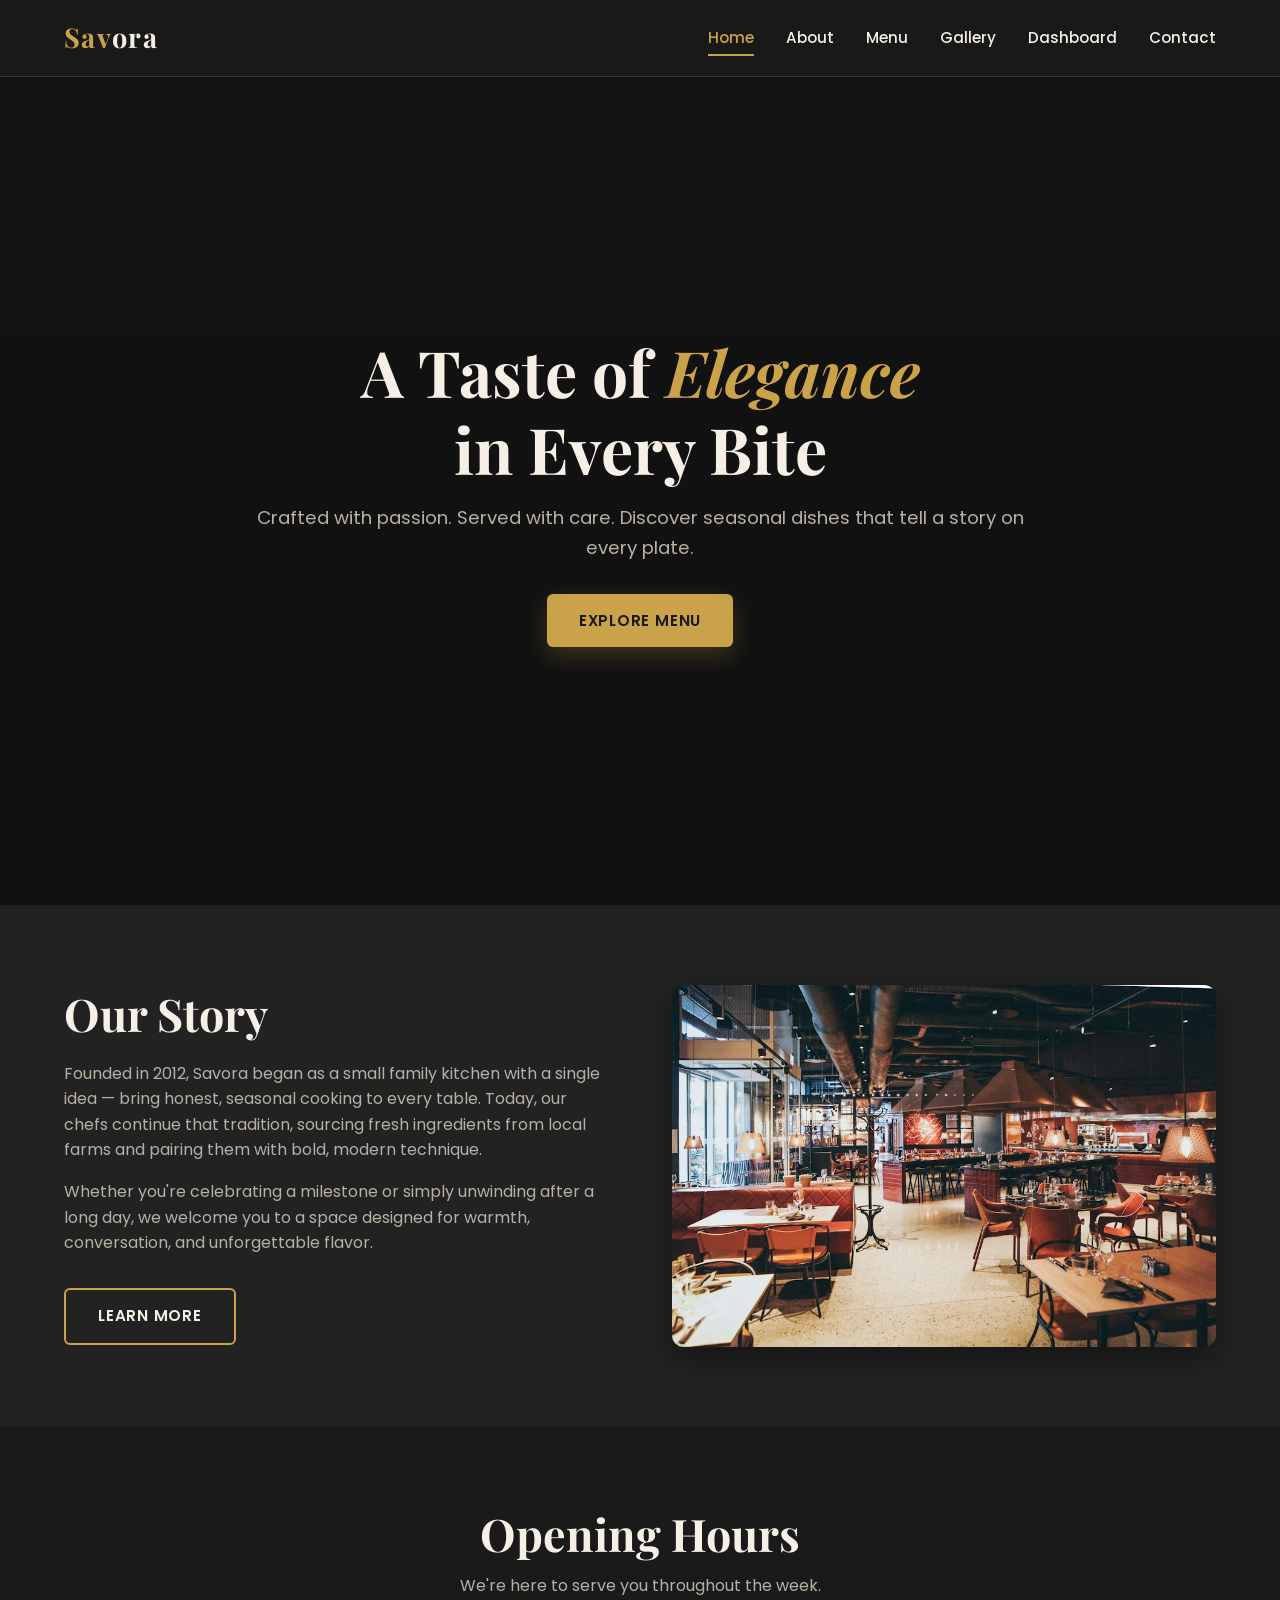
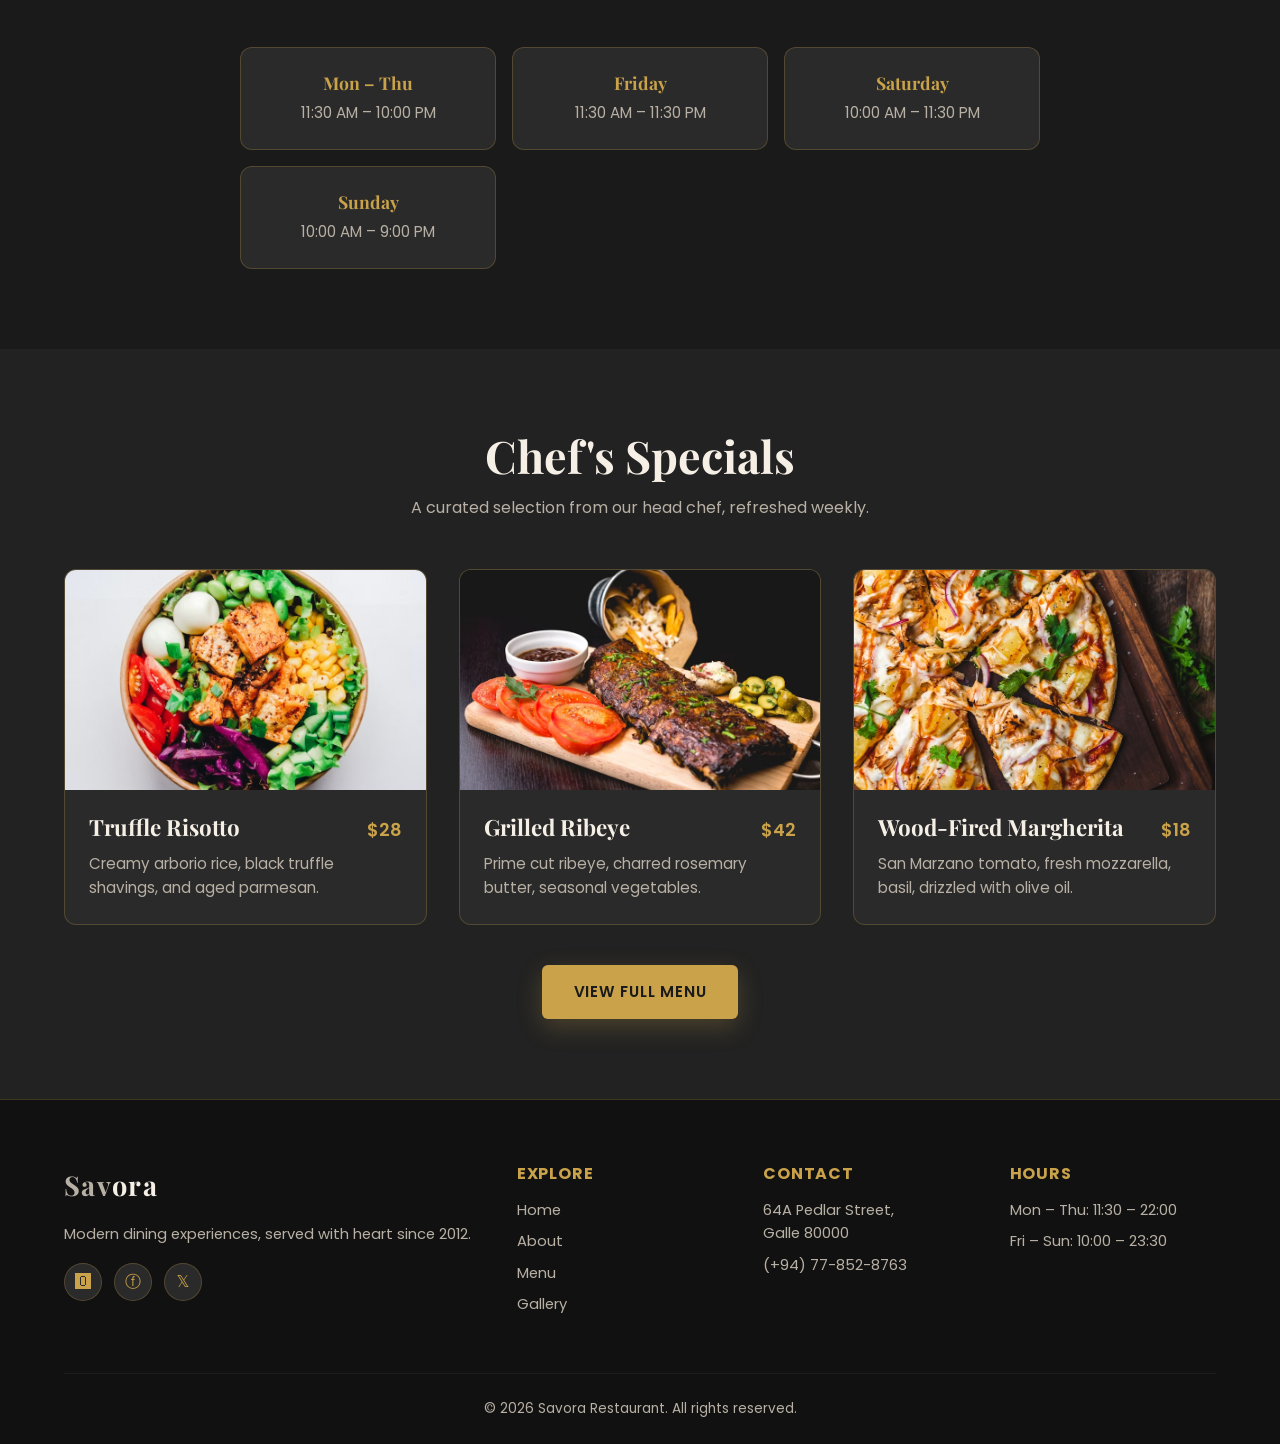
<file: index.html>
<!DOCTYPE html>
<html lang="en">
<head>
  <meta charset="UTF-8" />
  <meta name="viewport" content="width=device-width, initial-scale=1.0" />
  <title>Savora — Modern Fine Dining Restaurant</title>
  <meta name="description" content="Savora is a modern fine-dining restaurant serving seasonal, chef-crafted dishes in an elegant atmosphere." />
  <link rel="preconnect" href="https://fonts.googleapis.com" />
  <link rel="preconnect" href="https://fonts.gstatic.com" crossorigin />
  <link href="https://fonts.googleapis.com/css2?family=Playfair+Display:wght@600;700&family=Poppins:wght@300;400;500;600&display=swap" rel="stylesheet" />
  <link rel="stylesheet" href="style.css" />
</head>
<body>

  <!-- Navigation -->
  <header class="navbar">
    <nav class="nav-container">
      <a href="index.html" class="logo">Sav<span>ora</span></a>
      <ul class="nav-links">
        <li><a href="index.html">Home</a></li>
        <li><a href="about.html">About</a></li>
        <li><a href="menu.html">Menu</a></li>
        <li><a href="gallery.html">Gallery</a></li>
        <li><a href="dashboard.html">Dashboard</a></li>
        <li><a href="contact.html">Contact</a></li>
      </ul>
      <button class="menu-toggle" aria-label="Toggle navigation">
        <span></span><span></span><span></span>
      </button>
    </nav>
  </header>

  <!-- Hero -->
  <section class="hero">
    <div class="hero-content fade-in">
       <video autoplay muted loop playsinline class="bg-video">
            <source src="./images/293765.mp4" type="video/mp4">
        </video>

      <h1>A Taste of <span>Elegance</span><br />in Every Bite</h1>
      <p>Crafted with passion. Served with care. Discover seasonal dishes that tell a story on every plate.</p>
      <a href="menu.html" class="btn btn-primary">Explore Menu</a>
    </div>
  </section>

  <!-- Our Story -->
  <section class="story">
    <div class="container">
      <div class="story-grid">
        <div class="story-text fade-in">
          <h2>Our Story</h2>
          <p>Founded in 2012, Savora began as a small family kitchen with a single idea — bring honest, seasonal cooking to every table. Today, our chefs continue that tradition, sourcing fresh ingredients from local farms and pairing them with bold, modern technique.</p>
          <p>Whether you're celebrating a milestone or simply unwinding after a long day, we welcome you to a space designed for warmth, conversation, and unforgettable flavor.</p>
          <a href="about.html" class="btn btn-outline" style="margin-top:1rem;">Learn More</a>
        </div>
        <div class="story-image fade-in">
          <img src="./images/hero1.avif" alt="Cozy restaurant interior" />
        </div>
      </div>
    </div>
  </section>

  <!-- Opening Hours -->
  <section style="background:var(--color-bg);">
    <div class="container">
      <h2 class="section-title">Opening Hours</h2>
      <p class="section-subtitle">We're here to serve you throughout the week.</p>
      <div class="hours-grid fade-in">
        <div class="hour-card"><h4>Mon – Thu</h4><p>11:30 AM – 10:00 PM</p></div>
        <div class="hour-card"><h4>Friday</h4><p>11:30 AM – 11:30 PM</p></div>
        <div class="hour-card"><h4>Saturday</h4><p>10:00 AM – 11:30 PM</p></div>
        <div class="hour-card"><h4>Sunday</h4><p>10:00 AM – 9:00 PM</p></div>
      </div>
    </div>
  </section>

  <!-- Chef's Specials -->
  <section style="background:var(--color-bg-alt);">
    <div class="container">
      <h2 class="section-title">Chef's Specials</h2>
      <p class="section-subtitle">A curated selection from our head chef, refreshed weekly.</p>
      <div class="specials-grid">
        <article class="dish-card fade-in">
          <img src="./images/img2.avif" alt="Truffle Risotto" />
          <div class="dish-info">
            <div class="dish-header"><h3>Truffle Risotto</h3><span class="dish-price">$28</span></div>
            <p>Creamy arborio rice, black truffle shavings, and aged parmesan.</p>
          </div>
        </article>
        <article class="dish-card fade-in">
          <img src="./images/img3.avif" alt="Grilled Ribeye" />
          <div class="dish-info">
            <div class="dish-header"><h3>Grilled Ribeye</h3><span class="dish-price">$42</span></div>
            <p>Prime cut ribeye, charred rosemary butter, seasonal vegetables.</p>
          </div>
        </article>
        <article class="dish-card fade-in">
          <img src="./images/img4.avif" alt="Margherita Pizza" />
          <div class="dish-info">
            <div class="dish-header"><h3>Wood-Fired Margherita</h3><span class="dish-price">$18</span></div>
            <p>San Marzano tomato, fresh mozzarella, basil, drizzled with olive oil.</p>
          </div>
        </article>
      </div>
      <div style="text-align:center; margin-top:2.5rem;">
        <a href="menu.html" class="btn btn-primary">View Full Menu</a>
      </div>
    </div>
  </section>

  <!-- Footer -->
  <footer class="footer">
    <div class="container">
      <div class="footer-grid">
        <div class="footer-col footer-brand">
          <a href="index.html" class="logo">Sav<span>ora</span></a>
          <p>Modern dining experiences, served with heart since 2012.</p>
          <div class="socials">
            <a href="#" aria-label="Instagram">🅾</a>
            <a href="#" aria-label="Facebook">ⓕ</a>
            <a href="#" aria-label="Twitter">𝕏</a>
          </div>
        </div>
        <div class="footer-col">
          <h4>Explore</h4>
          <ul>
            <li><a href="index.html">Home</a></li>
            <li><a href="about.html">About</a></li>
            <li><a href="menu.html">Menu</a></li>
            <li><a href="gallery.html">Gallery</a></li>
          </ul>
        </div>
        <div class="footer-col">
          <h4>Contact</h4>
          <p>64A Pedlar Street,<br />Galle 80000</p>
          <p>(+94) 77-852-8763</p>
        </div>
        <div class="footer-col">
          <h4>Hours</h4>
          <p>Mon – Thu: 11:30 – 22:00</p>
          <p>Fri – Sun: 10:00 – 23:30</p>
        </div>
      </div>
      <div class="footer-bottom">© 2026 Savora Restaurant. All rights reserved.</div>
    </div>
  </footer>

  <script src="script.js"></script>
</body>
</html>
</file>
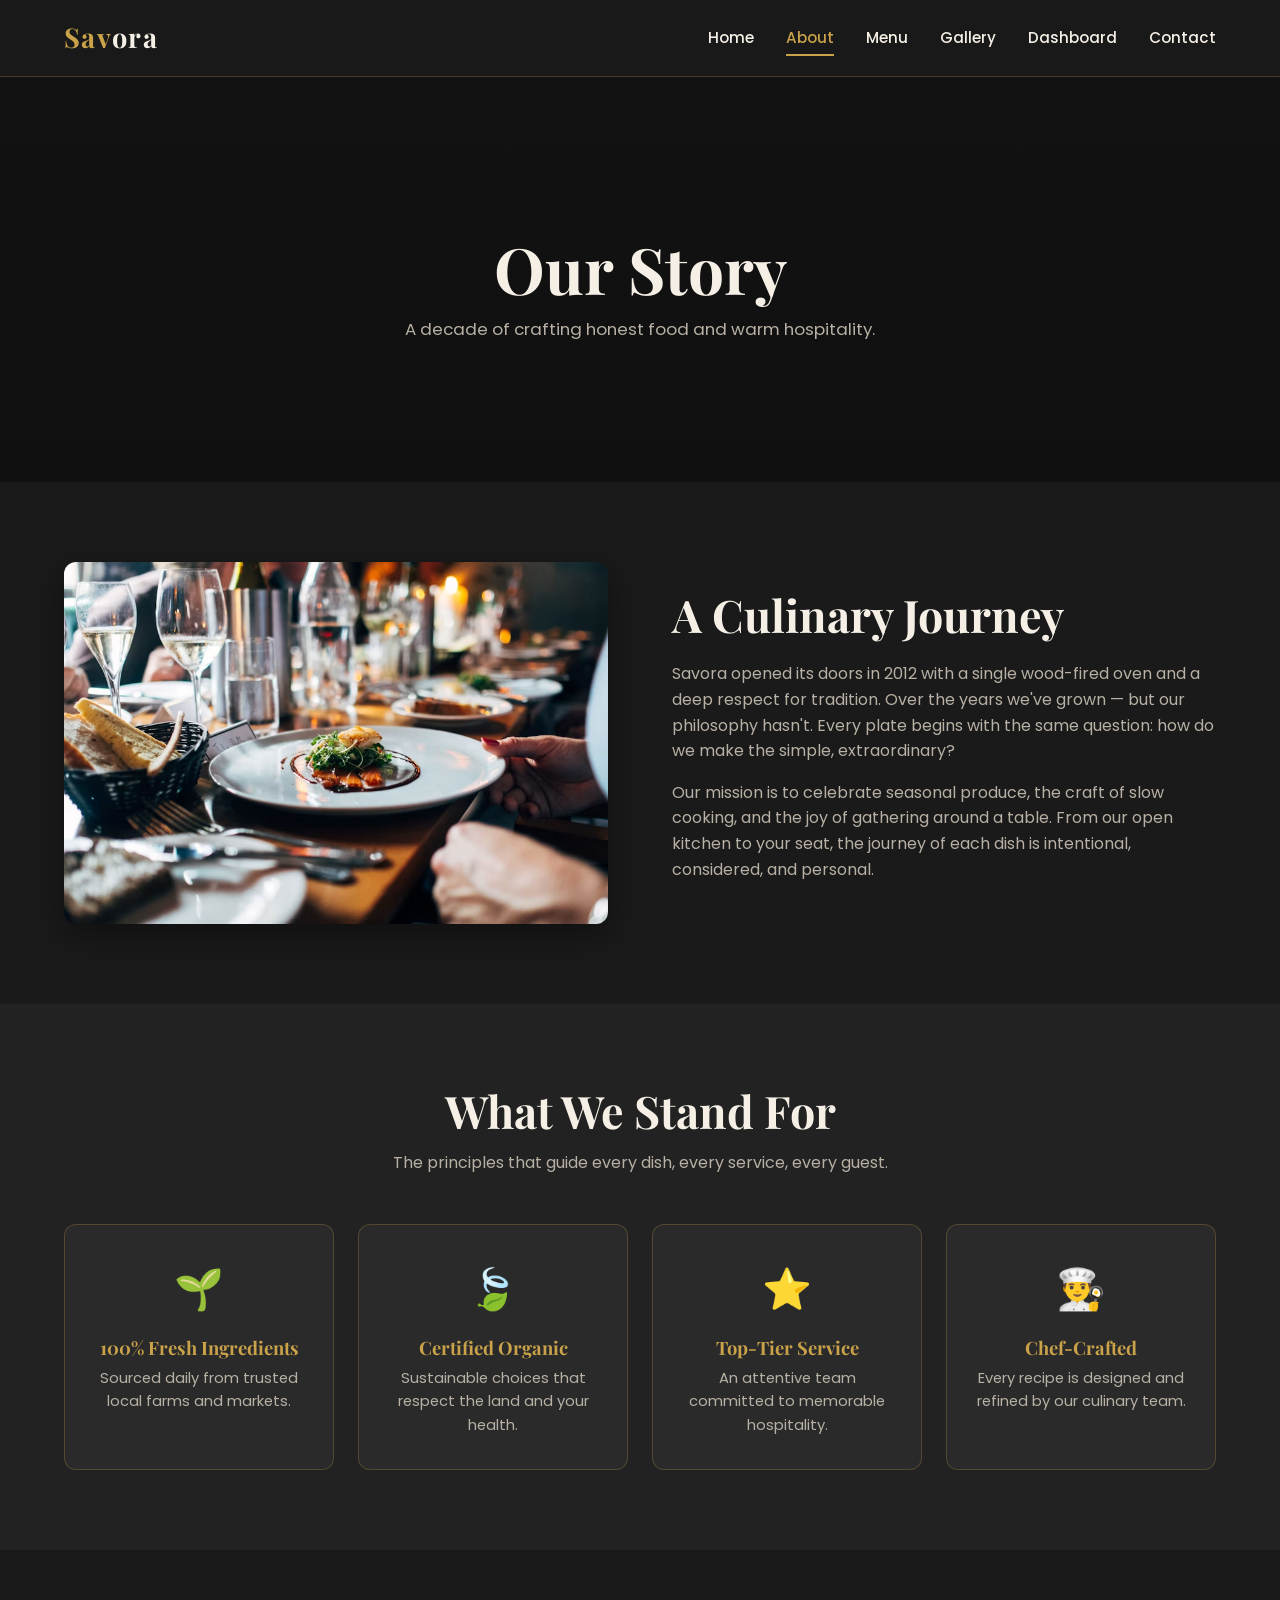
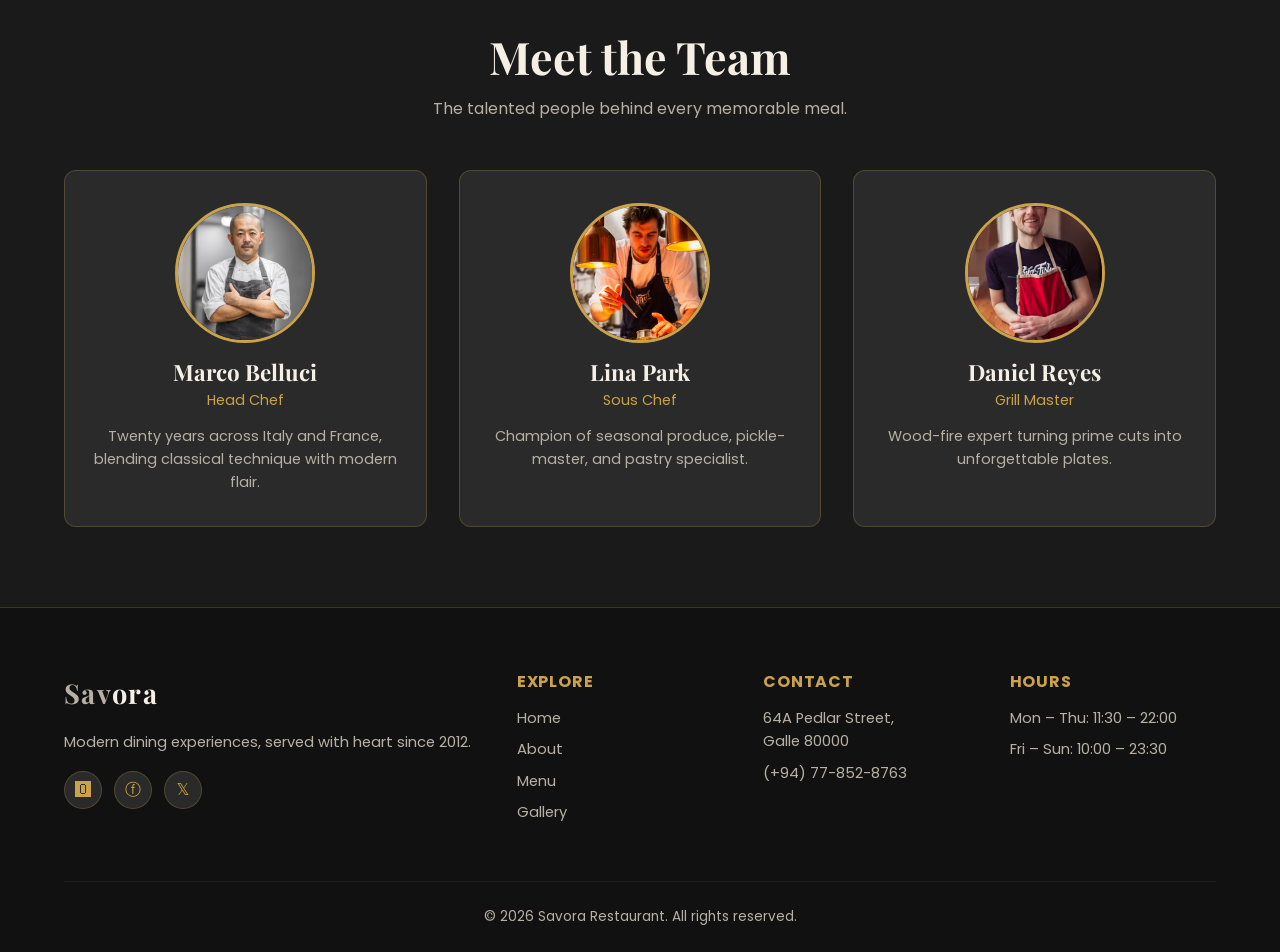
<file: about.html>
<!DOCTYPE html>
<html lang="en">
<head>
  <meta charset="UTF-8" />
  <meta name="viewport" content="width=device-width, initial-scale=1.0" />
  <title>About — Savora Restaurant</title>
  <meta name="description" content="Meet the chefs and learn the story behind Savora — our culinary journey, mission, and values." />
  <link rel="preconnect" href="https://fonts.googleapis.com" />
  <link rel="preconnect" href="https://fonts.gstatic.com" crossorigin />
  <link href="https://fonts.googleapis.com/css2?family=Playfair+Display:wght@600;700&family=Poppins:wght@300;400;500;600&display=swap" rel="stylesheet" />
  <link rel="stylesheet" href="style.css" />
</head>
<body>

  <header class="navbar">
    <nav class="nav-container">
      <a href="index.html" class="logo">Sav<span>ora</span></a>
      <ul class="nav-links">
        <li><a href="index.html">Home</a></li>
        <li><a href="about.html">About</a></li>
        <li><a href="menu.html">Menu</a></li>
        <li><a href="gallery.html">Gallery</a></li>
        <li><a href="dashboard.html">Dashboard</a></li>
        <li><a href="contact.html">Contact</a></li>
      </ul>
      <button class="menu-toggle" aria-label="Toggle navigation"><span></span><span></span><span></span></button>
    </nav>
  </header>

  <section class="page-hero">
    <div class="fade-in">
      <h1>Our Story</h1>
      <p>A decade of crafting honest food and warm hospitality.</p>
    </div>
  </section>

  <!-- Journey -->
  <section class="about-section">
    <div class="container">
      <div class="story-grid">
        <div class="story-image fade-in">
          <img src="./images/about img5.avif" alt="Restaurant atmosphere" />
        </div>
        <div class="story-text fade-in">
          <h2>A Culinary Journey</h2>
          <p>Savora opened its doors in 2012 with a single wood-fired oven and a deep respect for tradition. Over the years we've grown — but our philosophy hasn't. Every plate begins with the same question: how do we make the simple, extraordinary?</p>
          <p>Our mission is to celebrate seasonal produce, the craft of slow cooking, and the joy of gathering around a table. From our open kitchen to your seat, the journey of each dish is intentional, considered, and personal.</p>
        </div>
      </div>
    </div>
  </section>

  <!-- Values -->
  <section style="background:var(--color-bg-alt);">
    <div class="container">
      <h2 class="section-title">What We Stand For</h2>
      <p class="section-subtitle">The principles that guide every dish, every service, every guest.</p>
      <div class="values-grid">
        <div class="value-card fade-in">
          <div class="value-icon">🌱</div>
          <h3>100% Fresh Ingredients</h3>
          <p>Sourced daily from trusted local farms and markets.</p>
        </div>
        <div class="value-card fade-in">
          <div class="value-icon">🍃</div>
          <h3>Certified Organic</h3>
          <p>Sustainable choices that respect the land and your health.</p>
        </div>
        <div class="value-card fade-in">
          <div class="value-icon">⭐</div>
          <h3>Top-Tier Service</h3>
          <p>An attentive team committed to memorable hospitality.</p>
        </div>
        <div class="value-card fade-in">
          <div class="value-icon">👨‍🍳</div>
          <h3>Chef-Crafted</h3>
          <p>Every recipe is designed and refined by our culinary team.</p>
        </div>
      </div>
    </div>
  </section>

  <!-- Team -->
  <section>
    <div class="container">
      <h2 class="section-title">Meet the Team</h2>
      <p class="section-subtitle">The talented people behind every memorable meal.</p>
      <div class="team-grid">
        <div class="team-card fade-in">
          <img src="./images/img6.avif" alt="Chef Marco Belluci" />
          <h3>Marco Belluci</h3>
          <div class="team-role">Head Chef</div>
          <p>Twenty years across Italy and France, blending classical technique with modern flair.</p>
        </div>
        <div class="team-card fade-in">
          <img src="./images/img7.avif" alt="Chef Lina Park" />
          <h3>Lina Park</h3>
          <div class="team-role">Sous Chef</div>
          <p>Champion of seasonal produce, pickle-master, and pastry specialist.</p>
        </div>
        <div class="team-card fade-in">
          <img src="./images/img8.avif" alt="Chef Daniel Reyes" />
          <h3>Daniel Reyes</h3>
          <div class="team-role">Grill Master</div>
          <p>Wood-fire expert turning prime cuts into unforgettable plates.</p>
        </div>
      </div>
    </div>
  </section>

  <footer class="footer">
    <div class="container">
      <div class="footer-grid">
        <div class="footer-col footer-brand">
          <a href="index.html" class="logo">Sav<span>ora</span></a>
          <p>Modern dining experiences, served with heart since 2012.</p>
          <div class="socials"><a href="#">🅾</a><a href="#">ⓕ</a><a href="#">𝕏</a></div>
        </div>
        <div class="footer-col"><h4>Explore</h4><ul>
          <li><a href="index.html">Home</a></li><li><a href="about.html">About</a></li>
          <li><a href="menu.html">Menu</a></li><li><a href="gallery.html">Gallery</a></li>
        </ul></div>
        <div class="footer-col"><h4>Contact</h4><p>64A Pedlar Street,<br />Galle 80000</p><p>(+94) 77-852-8763</p></div>
        <div class="footer-col"><h4>Hours</h4><p>Mon – Thu: 11:30 – 22:00</p><p>Fri – Sun: 10:00 – 23:30</p></div>
      </div>
      <div class="footer-bottom">© 2026 Savora Restaurant. All rights reserved.</div>
    </div>
  </footer>

  <script src="script.js"></script>
</body>
</html>
</file>
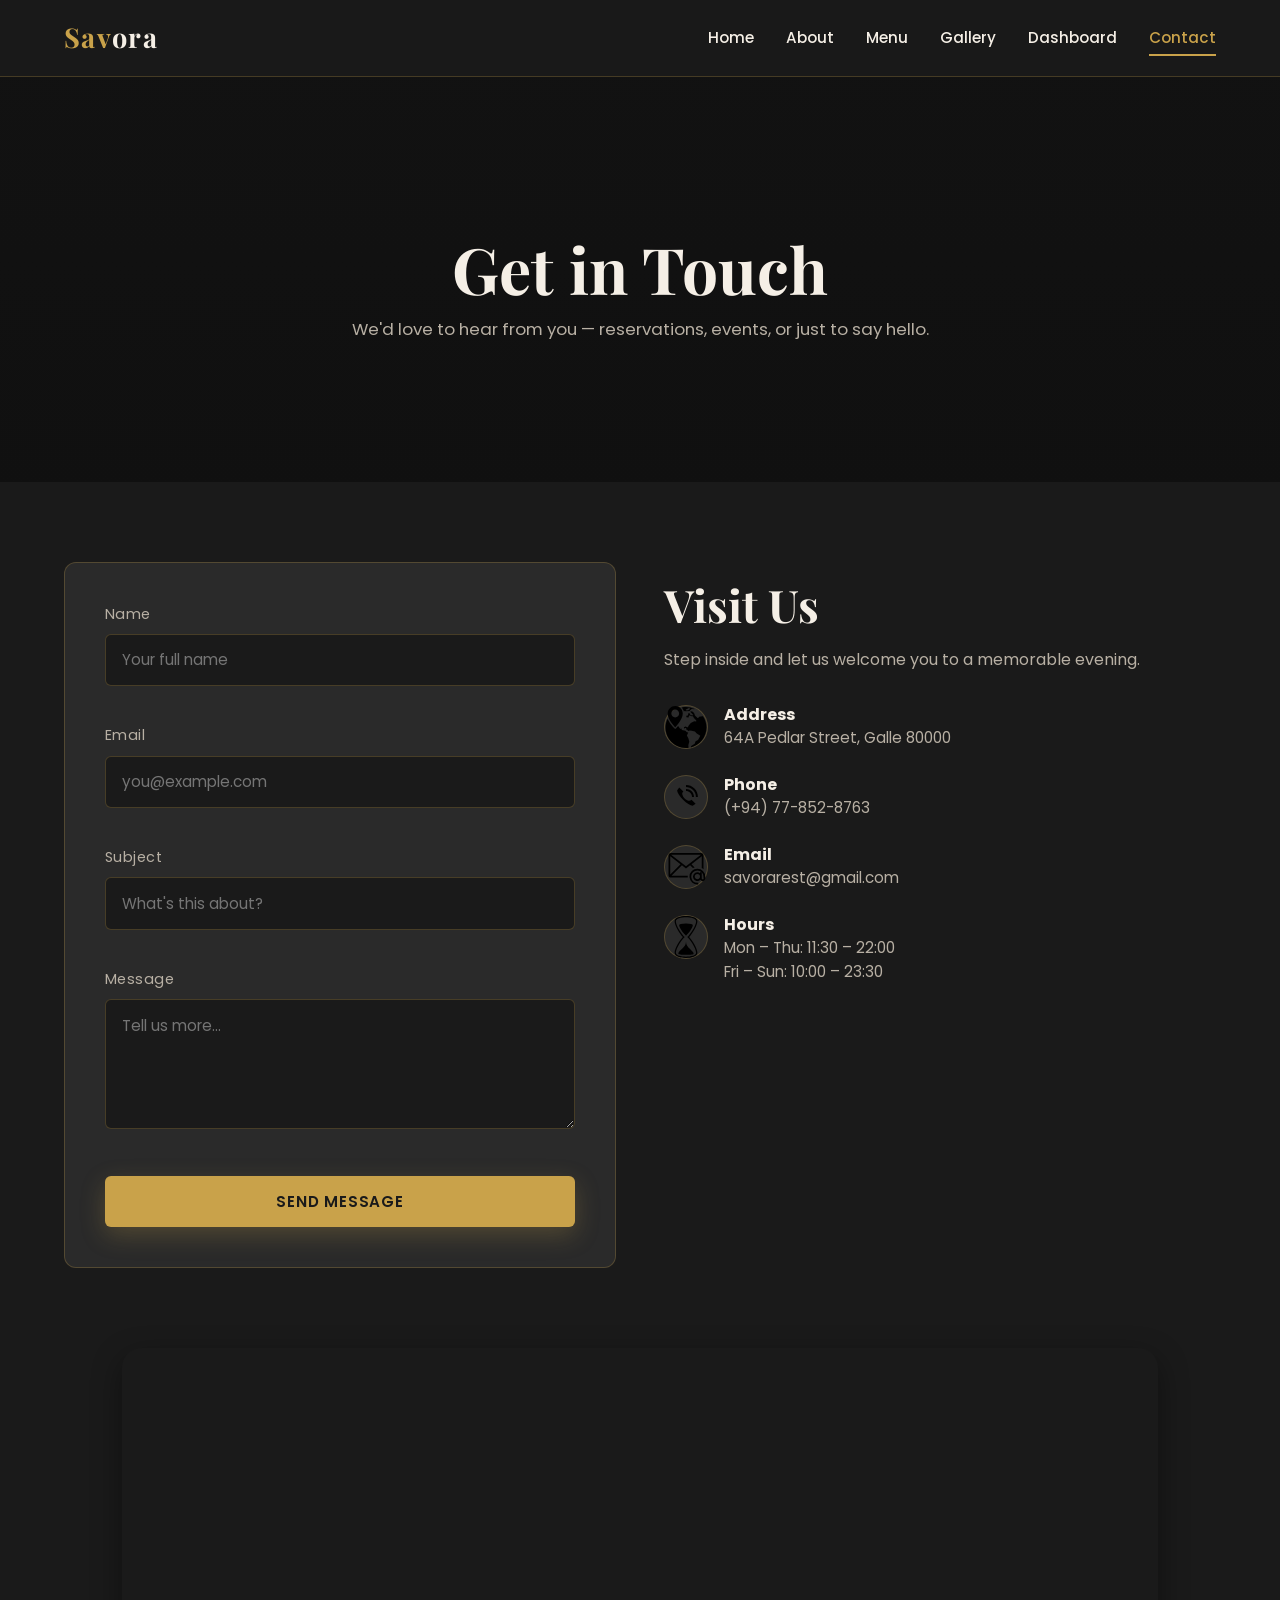
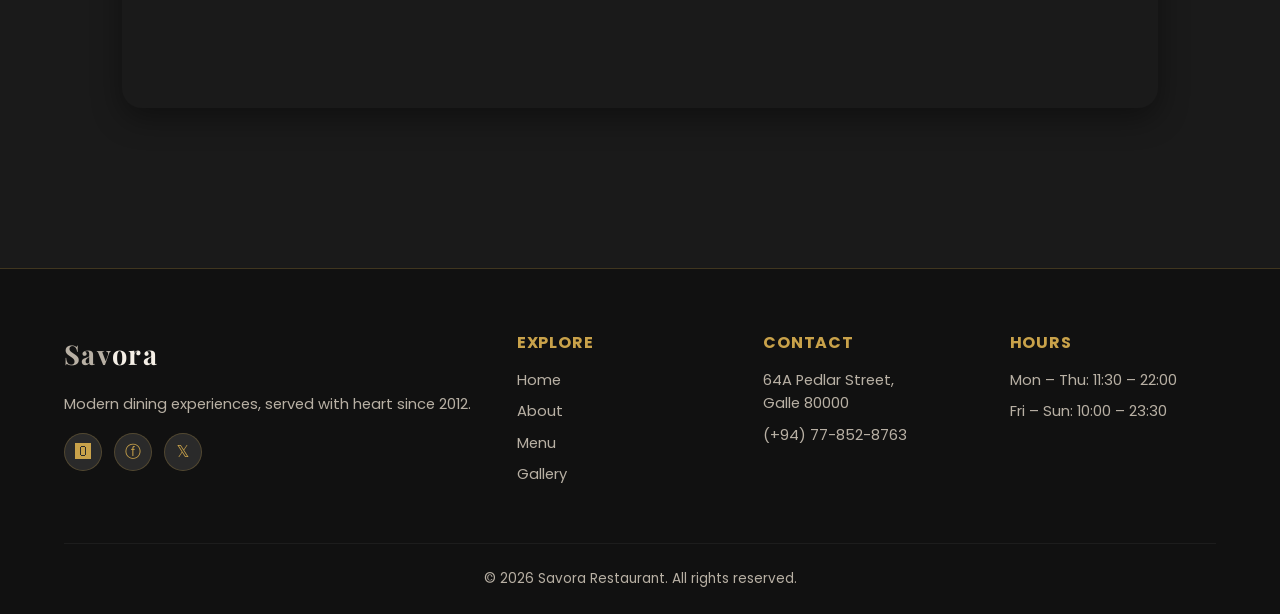
<file: contact.html>
<!DOCTYPE html>
<html lang="en">
<head>
  <meta charset="UTF-8" />
  <meta name="viewport" content="width=device-width, initial-scale=1.0" />
  <title>Contact — Savora Restaurant</title>
  <meta name="description" content="Get in touch with Savora — reservations, inquiries, and directions." />
  <link rel="preconnect" href="https://fonts.googleapis.com" />
  <link rel="preconnect" href="https://fonts.gstatic.com" crossorigin />
  <link href="https://fonts.googleapis.com/css2?family=Playfair+Display:wght@600;700&family=Poppins:wght@300;400;500;600&display=swap" rel="stylesheet" />
  <link rel="stylesheet" href="style.css" />
</head>
<body>

  <header class="navbar">
    <nav class="nav-container">
      <a href="index.html" class="logo">Sav<span>ora</span></a>
      <ul class="nav-links">
        <li><a href="index.html">Home</a></li>
        <li><a href="about.html">About</a></li>
        <li><a href="menu.html">Menu</a></li>
        <li><a href="gallery.html">Gallery</a></li>
        <li><a href="dashboard.html">Dashboard</a></li>
        <li><a href="contact.html">Contact</a></li>
      </ul>
      <button class="menu-toggle" aria-label="Toggle navigation"><span></span><span></span><span></span></button>
    </nav>
  </header>

  <section class="page-hero">
    <div class="fade-in">
      <h1>Get in Touch</h1>
      <p>We'd love to hear from you — reservations, events, or just to say hello.</p>
    </div>
  </section>

  <section>
    <div class="container">
      <div class="contact-grid">
        <!-- Form -->
        <form class="contact-form" id="contact-form" novalidate>
          <div class="form-success">Thank you! Your message has been sent.</div>

          <div class="form-group">
            <label for="name">Name</label>
            <input type="text" id="name" name="name" placeholder="Your full name" />
            <span class="error-msg" id="err-name"></span>
          </div>
          <div class="form-group">
            <label for="email">Email</label>
            <input type="email" id="email" name="email" placeholder="you@example.com" />
            <span class="error-msg" id="err-email"></span>
          </div>
          <div class="form-group">
            <label for="subject">Subject</label>
            <input type="text" id="subject" name="subject" placeholder="What's this about?" />
            <span class="error-msg" id="err-subject"></span>
          </div>
          <div class="form-group">
            <label for="message">Message</label>
            <textarea id="message" name="message" placeholder="Tell us more..."></textarea>
            <span class="error-msg" id="err-message"></span>
          </div>

          <button type="submit" class="btn btn-primary" style="width:100%;">Send Message</button>
        </form>

        <!-- Info -->
        <div class="contact-info">
          <h2>Visit Us</h2>
          <p>Step inside and let us welcome you to a memorable evening.</p>

          <div class="info-item">
            <div class="info-icon"><img src="./images/n18.svg" alt="Address Icon"></div>
            <div><h4>Address</h4><p>64A Pedlar Street, Galle 80000</p></div>
          </div>
          <div class="info-item">
            <div class="info-icon"><img src="./images/n17.svg" alt="Phone Icon"></div>
            <div><h4>Phone</h4><p>(+94) 77-852-8763</p></div>
          </div>
          <div class="info-item">
            <div class="info-icon"><img src="./images/n19.svg" alt="Email Icon"></div>
            <div><h4>Email</h4><p>savorarest@gmail.com</p></div>
          </div>
          <div class="info-item">
            <div class="info-icon"><img src="./images/n20.svg" alt="Hours Icon"></div>
            <div><h4>Hours</h4><p>Mon – Thu: 11:30 – 22:00<br />Fri – Sun: 10:00 – 23:30</p></div>
          </div>
        </div>
      </div>

      <!-- Map placeholder -->
      <!-- <div class="map-placeholder" role="img" aria-label="Google Maps placeholder"> 
        <span>Google Map Embed</span>
      </div>
    </div>-->
    <section class="map-section">

    <div class="map-container">

        <iframe
            src="https://www.google.com/maps/embed?pb=!1m18!1m12!1m3!1d126743.58638743666!2d79.7861642825832!3d6.921833446002937!2m3!1f0!2f0!3f0!3m2!1i1024!2i768!4f13.1!3m3!1m2!1s0x3ae253d10f7a7003%3A0x320b2e4d32d3838d!2sColombo%2C%20Sri%20Lanka!5e0!3m2!1sen!2sus!4v1645512345678!5m2!1sen!2sus"
            allowfullscreen=""
            loading="lazy"
            referrerpolicy="no-referrer-when-downgrade">
        </iframe>

    </div>
       </section>

  </section>

  <footer class="footer">
    <div class="container">
      <div class="footer-grid">
        <div class="footer-col footer-brand">
          <a href="index.html" class="logo">Sav<span>ora</span></a>
          <p>Modern dining experiences, served with heart since 2012.</p>
          <div class="socials"><a href="#">🅾</a><a href="#">ⓕ</a><a href="#">𝕏</a></div>
        </div>
        <div class="footer-col"><h4>Explore</h4><ul>
          <li><a href="index.html">Home</a></li><li><a href="about.html">About</a></li>
          <li><a href="menu.html">Menu</a></li><li><a href="gallery.html">Gallery</a></li>
        </ul></div>
        <div class="footer-col"><h4>Contact</h4><p>64A Pedlar Street,<br />Galle 80000</p><p>(+94) 77-852-8763</p></div>
        <div class="footer-col"><h4>Hours</h4><p>Mon – Thu: 11:30 – 22:00</p><p>Fri – Sun: 10:00 – 23:30</p></div>
      </div>
      <div class="footer-bottom">© 2026 Savora Restaurant. All rights reserved.</div>
    </div>
  </footer>

  <script src="script.js"></script>
</body>
</html>
</file>
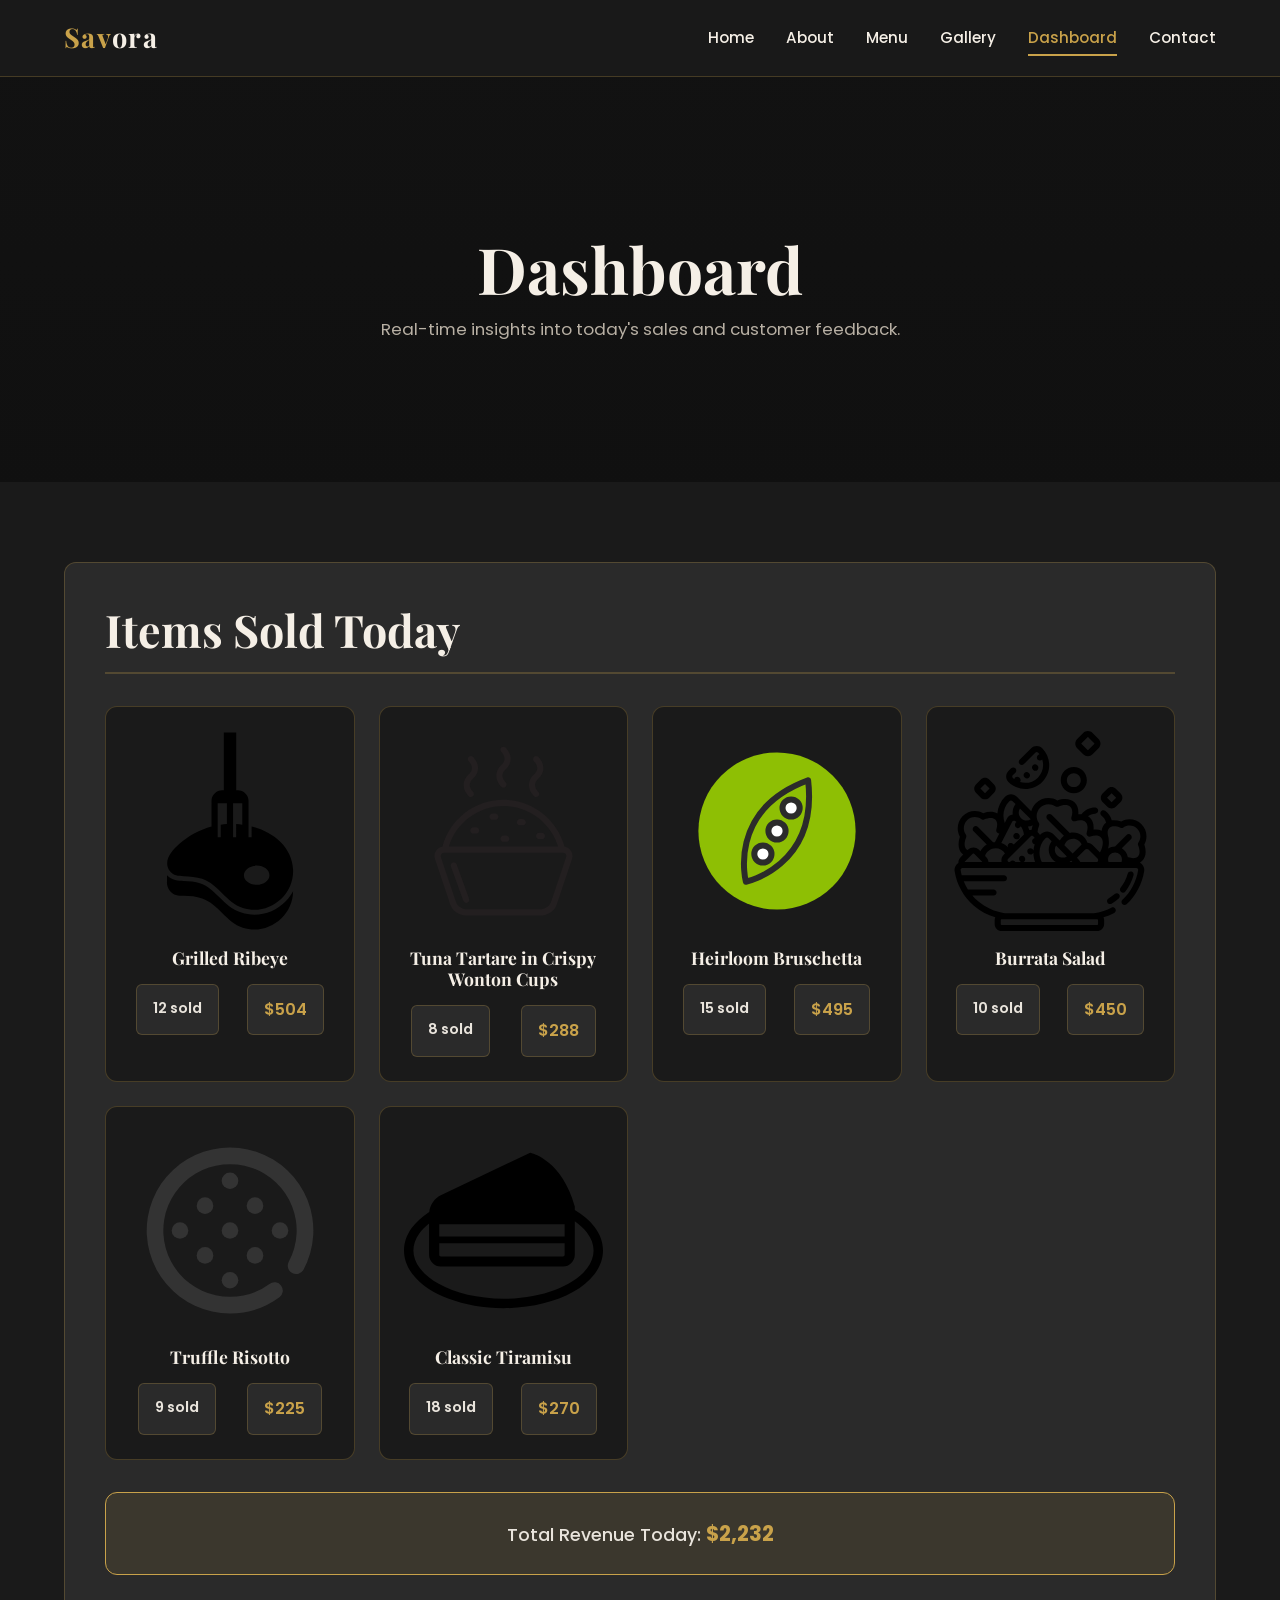
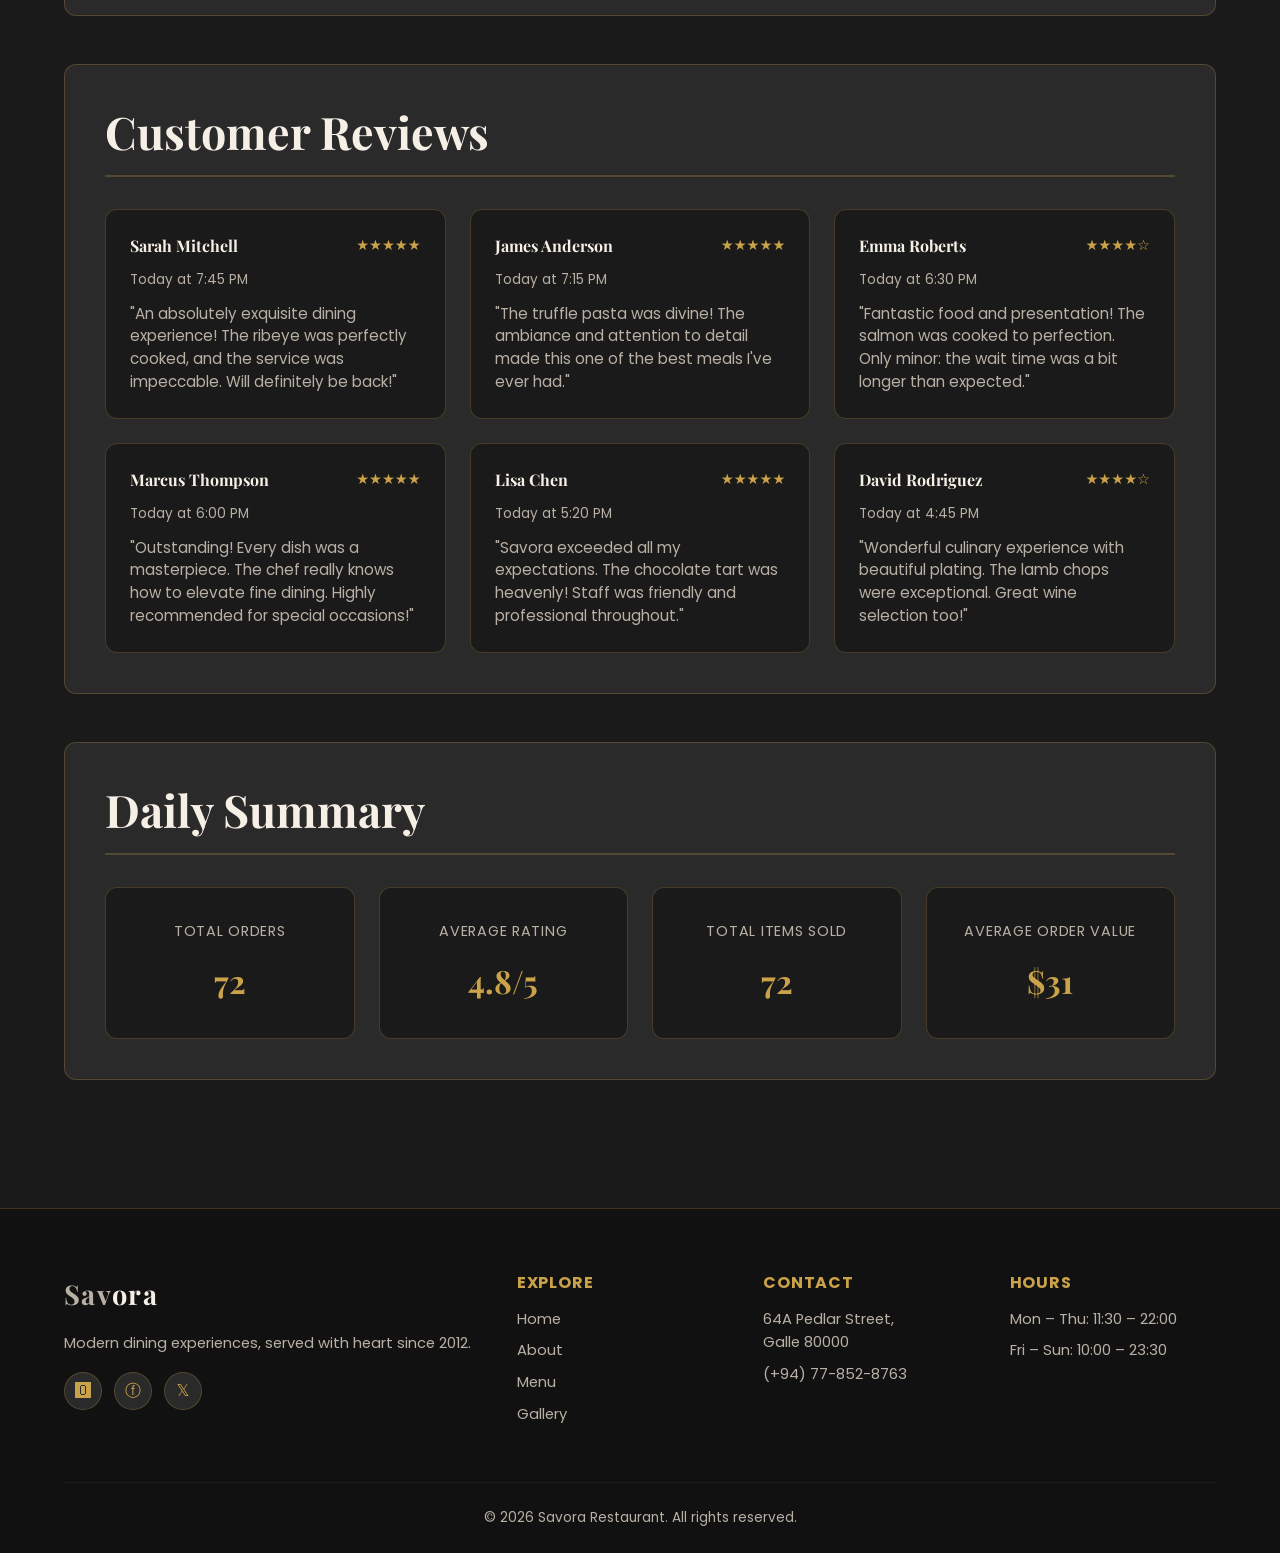
<file: dashboard.html>
<!DOCTYPE html>
<html lang="en">
<head>
  <meta charset="UTF-8" />
  <meta name="viewport" content="width=device-width, initial-scale=1.0" />
  <title>Dashboard — Savora Restaurant</title>
  <meta name="description" content="Savora Dashboard — Today's sales and customer reviews." />
  <link rel="preconnect" href="https://fonts.googleapis.com" />
  <link rel="preconnect" href="https://fonts.gstatic.com" crossorigin />
  <link href="https://fonts.googleapis.com/css2?family=Playfair+Display:wght@600;700&family=Poppins:wght@300;400;500;600&display=swap" rel="stylesheet" />
  <link rel="stylesheet" href="style.css" />
</head>
<body>

  <header class="navbar">
    <nav class="nav-container">
      <a href="index.html" class="logo">Sav<span>ora</span></a>
      <ul class="nav-links">
        <li><a href="index.html">Home</a></li>
        <li><a href="about.html">About</a></li>
        <li><a href="menu.html">Menu</a></li>
        <li><a href="gallery.html">Gallery</a></li>
        <li><a href="dashboard.html">Dashboard</a></li>
        <li><a href="contact.html">Contact</a></li>
      </ul>
      <button class="menu-toggle" aria-label="Toggle navigation"><span></span><span></span><span></span></button>
    </nav>
  </header>

  <section class="page-hero">
    <div class="fade-in">
      <h1>Dashboard</h1>
      <p>Real-time insights into today's sales and customer feedback.</p>
    </div>
  </section>

  <!-- Dashboard Content -->
  <section class="dashboard-section">
    <div class="container">
      <!-- Items Sold Today -->
      <div class="dashboard-card fade-in">
        <h2>Items Sold Today</h2>
        <div class="sales-grid">
          <div class="sales-item">
            <div class="sales-icon"><img src="./images/n10.svg" alt="Grilled Ribeye"></div>
            <h3>Grilled Ribeye</h3>
            <div class="sales-stats">
              <span class="quantity">12 sold</span>
              <span class="price">$504</span>
            </div>
          </div>
          <div class="sales-item">
            <div class="sales-icon"><img src="./images/n15.svg" alt="Craft Cocktail"></div>
            <h3>Tuna Tartare in Crispy Wonton Cups</h3>
            <div class="sales-stats">
              <span class="quantity">8 sold</span>
              <span class="price">$288</span>
            </div>
          </div>
          <div class="sales-item">
            <div class="sales-icon"><img src="./images/n14.svg" alt="Heirloom Bruschetta"></div>
            <h3>Heirloom Bruschetta</h3>
            <div class="sales-stats">
              <span class="quantity">15 sold</span>
              <span class="price">$495</span>
            </div>
          </div>
          <div class="sales-item">
            <div class="sales-icon"><img src="./images/n13 (2).svg" alt="Burrata Salad"></div>
            <h3>Burrata Salad</h3>
            <div class="sales-stats">
              <span class="quantity">10 sold</span>
              <span class="price">$450</span>
            </div>
          </div>
          <div class="sales-item">
            <div class="sales-icon"><img src="./images/n12.svg" alt="Truffle Risotto"></div>
            <h3>Truffle Risotto</h3>
            <div class="sales-stats">
              <span class="quantity">9 sold</span>
              <span class="price">$225</span>
            </div>
          </div>
          <div class="sales-item">
            <div class="sales-icon"><img src="./images/n11.svg" alt="Classic Tiramisu"></div>
            <h3>Classic Tiramisu</h3>
            <div class="sales-stats">
              <span class="quantity">18 sold</span>
              <span class="price">$270</span>
            </div>
          </div>
        </div>
        <div class="total-sales">
          <p>Total Revenue Today: <span class="total-amount">$2,232</span></p>
        </div>
      </div>

      <!-- Customer Reviews -->
      <div class="dashboard-card fade-in">
        <h2>Customer Reviews</h2>
        <div class="reviews-grid">
          <div class="review-item">
            <div class="review-header">
              <h4>Sarah Mitchell</h4>
              <div class="stars">★★★★★</div>
            </div>
            <p class="review-date">Today at 7:45 PM</p>
            <p class="review-text">"An absolutely exquisite dining experience! The ribeye was perfectly cooked, and the service was impeccable. Will definitely be back!"</p>
          </div>
          <div class="review-item">
            <div class="review-header">
              <h4>James Anderson</h4>
              <div class="stars">★★★★★</div>
            </div>
            <p class="review-date">Today at 7:15 PM</p>
            <p class="review-text">"The truffle pasta was divine! The ambiance and attention to detail made this one of the best meals I've ever had."</p>
          </div>
          <div class="review-item">
            <div class="review-header">
              <h4>Emma Roberts</h4>
              <div class="stars">★★★★☆</div>
            </div>
            <p class="review-date">Today at 6:30 PM</p>
            <p class="review-text">"Fantastic food and presentation! The salmon was cooked to perfection. Only minor: the wait time was a bit longer than expected."</p>
          </div>
          <div class="review-item">
            <div class="review-header">
              <h4>Marcus Thompson</h4>
              <div class="stars">★★★★★</div>
            </div>
            <p class="review-date">Today at 6:00 PM</p>
            <p class="review-text">"Outstanding! Every dish was a masterpiece. The chef really knows how to elevate fine dining. Highly recommended for special occasions!"</p>
          </div>
          <div class="review-item">
            <div class="review-header">
              <h4>Lisa Chen</h4>
              <div class="stars">★★★★★</div>
            </div>
            <p class="review-date">Today at 5:20 PM</p>
            <p class="review-text">"Savora exceeded all my expectations. The chocolate tart was heavenly! Staff was friendly and professional throughout."</p>
          </div>
          <div class="review-item">
            <div class="review-header">
              <h4>David Rodriguez</h4>
              <div class="stars">★★★★☆</div>
            </div>
            <p class="review-date">Today at 4:45 PM</p>
            <p class="review-text">"Wonderful culinary experience with beautiful plating. The lamb chops were exceptional. Great wine selection too!"</p>
          </div>
        </div>
      </div>

      <!-- Daily Summary Stats -->
      <div class="dashboard-card fade-in">
        <h2>Daily Summary</h2>
        <div class="stats-grid">
          <div class="stat-box">
            <span class="stat-label">Total Orders</span>
            <span class="stat-value">72</span>
          </div>
          <div class="stat-box">
            <span class="stat-label">Average Rating</span>
            <span class="stat-value">4.8/5</span>
          </div>
          <div class="stat-box">
            <span class="stat-label">Total Items Sold</span>
            <span class="stat-value">72</span>
          </div>
          <div class="stat-box">
            <span class="stat-label">Average Order Value</span>
            <span class="stat-value">$31</span>
          </div>
        </div>
      </div>

    </div>
  </section>

   <footer class="footer">
    <div class="container">
      <div class="footer-grid">
        <div class="footer-col footer-brand">
          <a href="index.html" class="logo">Sav<span>ora</span></a>
          <p>Modern dining experiences, served with heart since 2012.</p>
          <div class="socials"><a href="#">🅾</a><a href="#">ⓕ</a><a href="#">𝕏</a></div>
        </div>
        <div class="footer-col"><h4>Explore</h4><ul>
          <li><a href="index.html">Home</a></li><li><a href="about.html">About</a></li>
          <li><a href="menu.html">Menu</a></li><li><a href="gallery.html">Gallery</a></li>
        </ul></div>
        <div class="footer-col"><h4>Contact</h4><p>64A Pedlar Street,<br />Galle 80000</p><p>(+94) 77-852-8763</p></div>
        <div class="footer-col"><h4>Hours</h4><p>Mon – Thu: 11:30 – 22:00</p><p>Fri – Sun: 10:00 – 23:30</p></div>
      </div>
      <div class="footer-bottom">© 2026 Savora Restaurant. All rights reserved.</div>
    </div>
  </footer>

  <script src="script.js"></script>
</body>
</html>
</file>
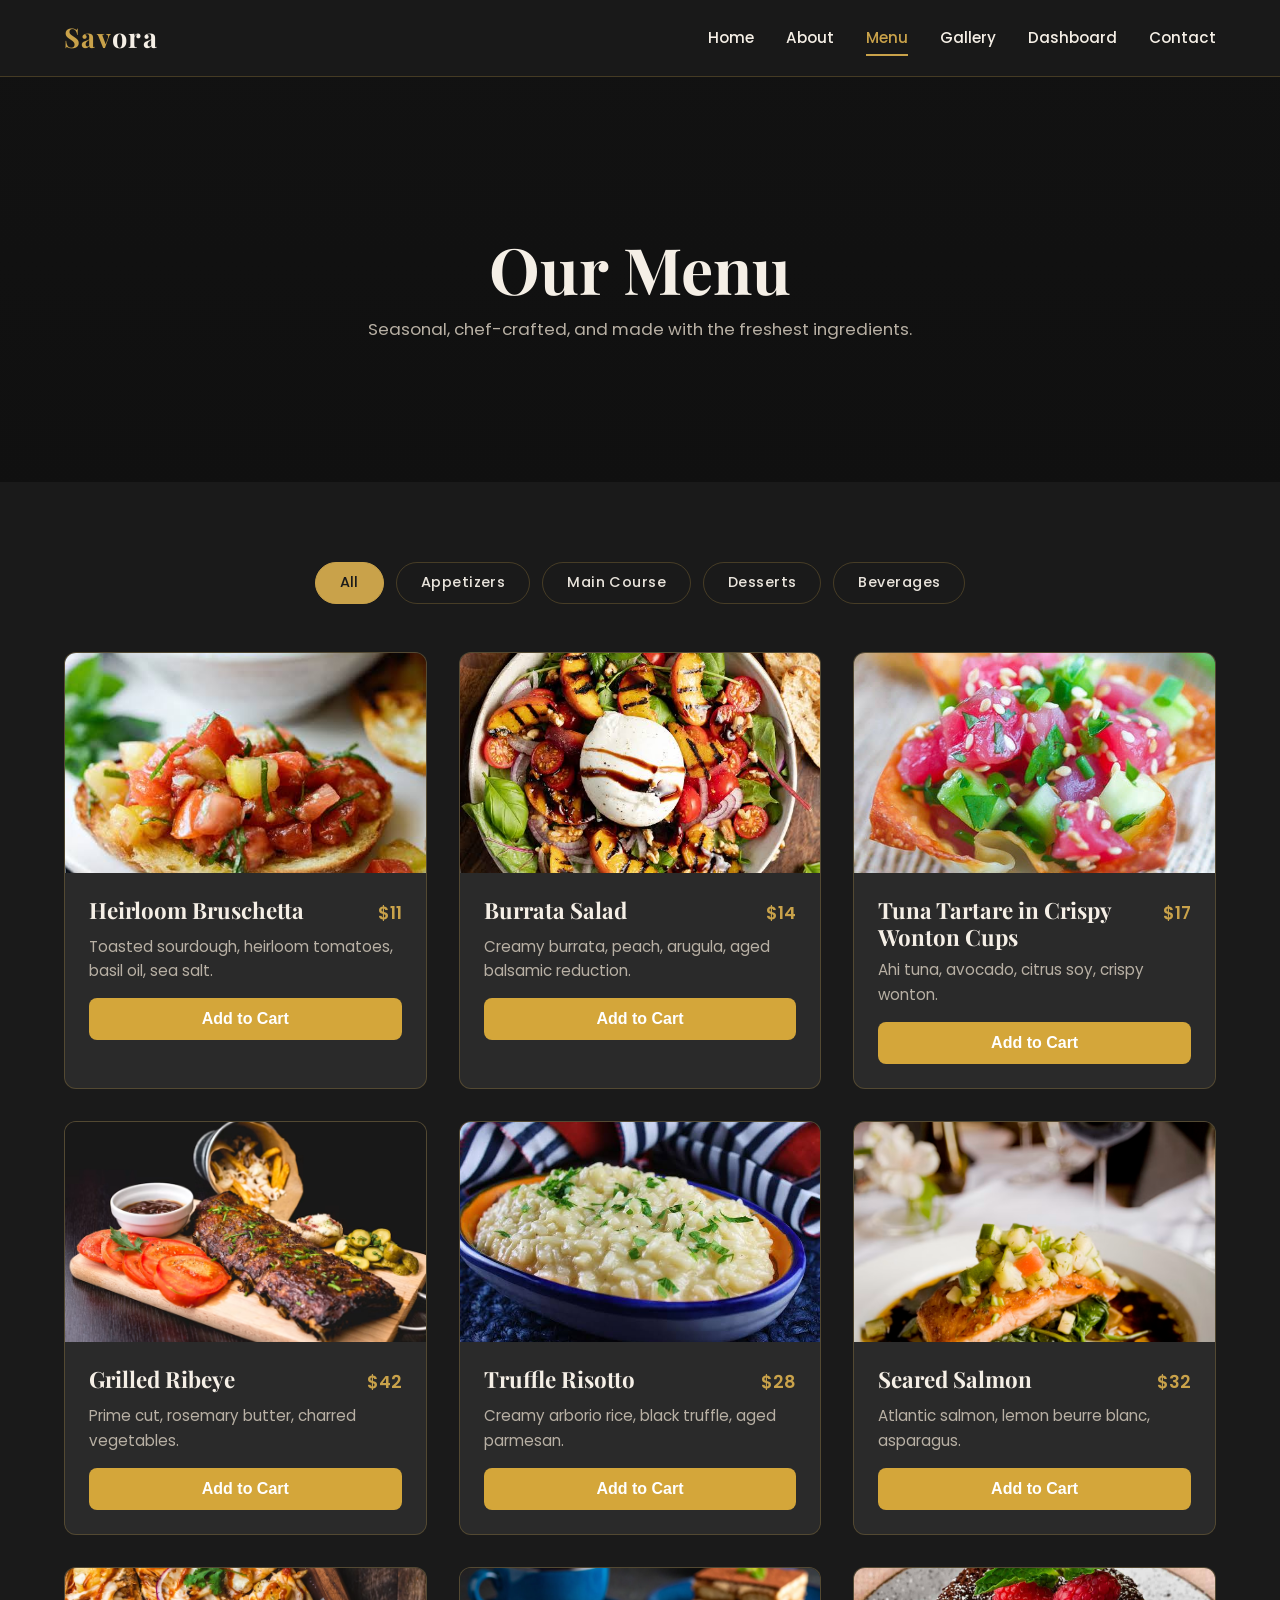
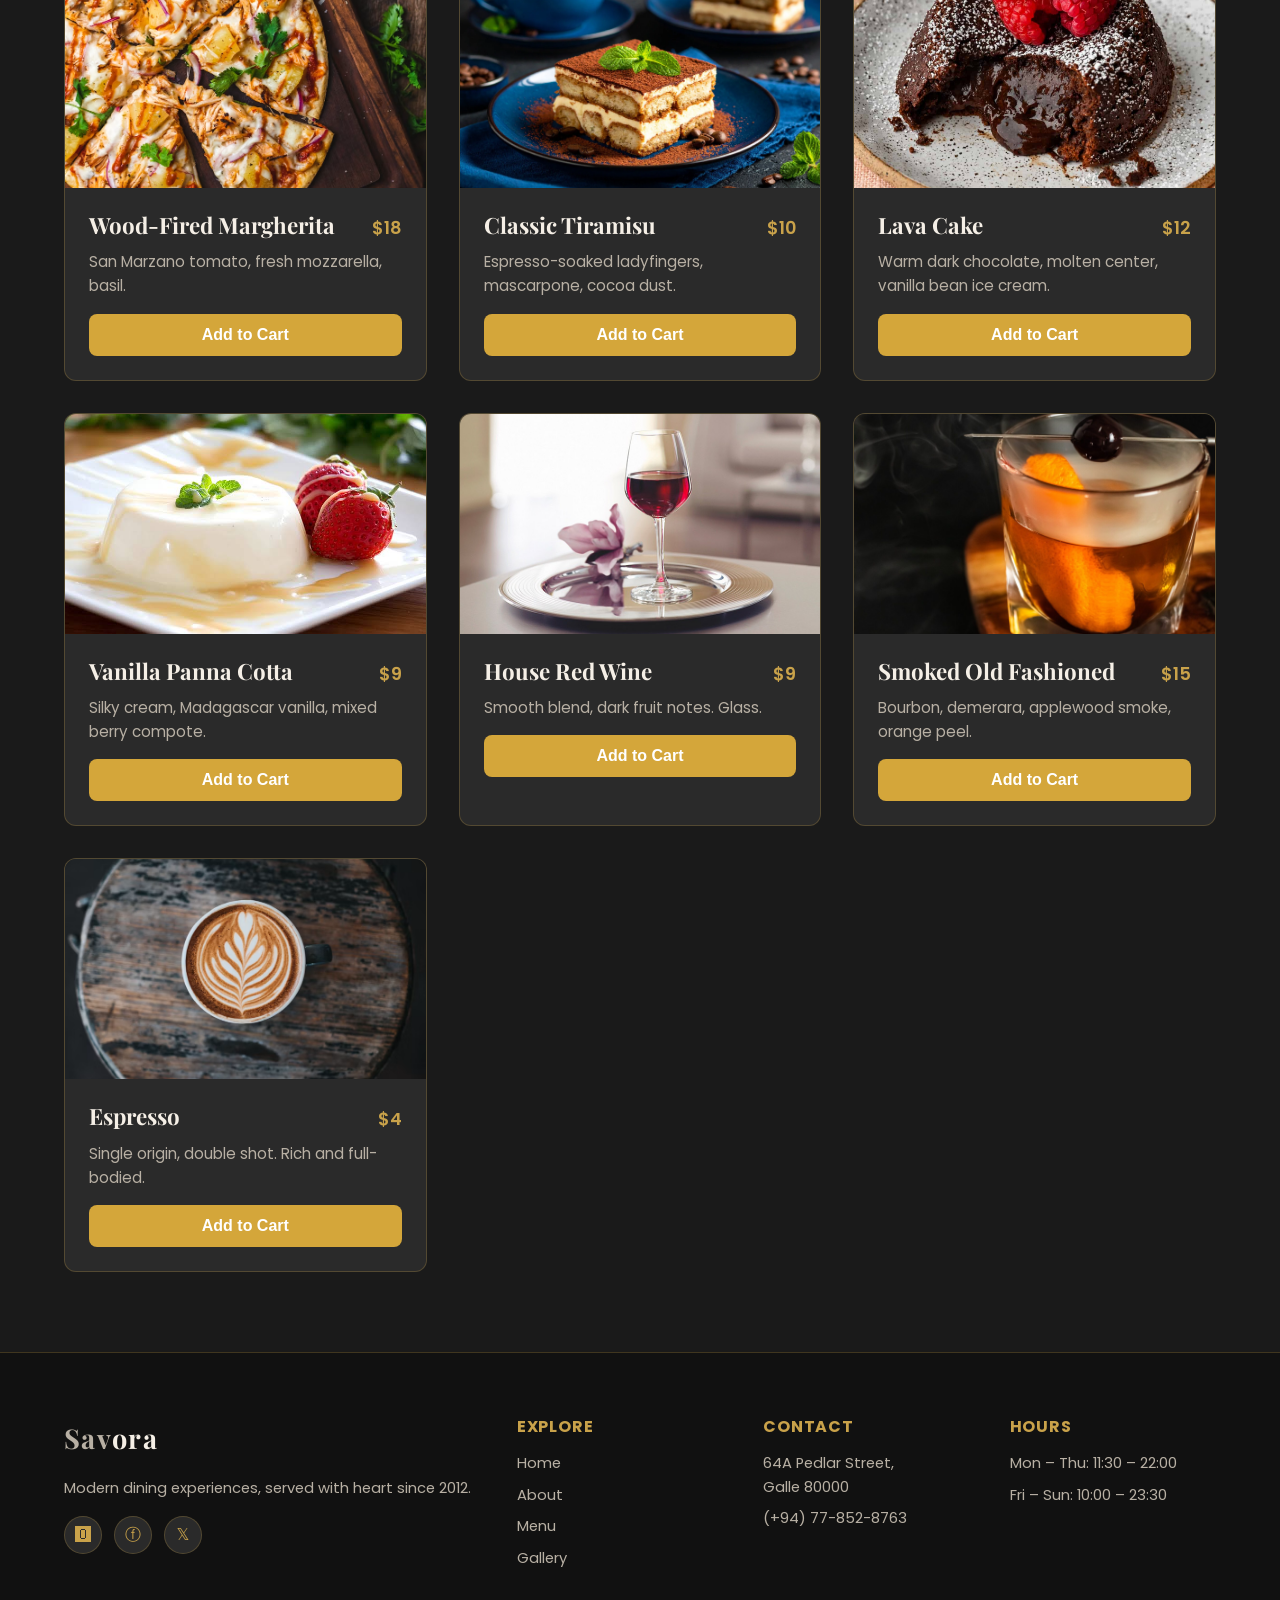
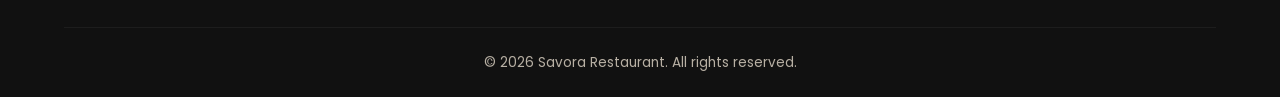
<file: menu.html>
<!DOCTYPE html>
<html lang="en">
<head>
  <meta charset="UTF-8" />
  <meta name="viewport" content="width=device-width, initial-scale=1.0" />
  <title>Menu — Savora Restaurant</title>
  <meta name="description" content="Browse Savora's full menu — appetizers, main courses, desserts, and beverages." />
  <link rel="preconnect" href="https://fonts.googleapis.com" />
  <link rel="preconnect" href="https://fonts.gstatic.com" crossorigin />
  <link href="https://fonts.googleapis.com/css2?family=Playfair+Display:wght@600;700&family=Poppins:wght@300;400;500;600&display=swap" rel="stylesheet" />
  <link rel="stylesheet" href="style.css" />
</head>
<body>

  <header class="navbar">
    <nav class="nav-container">
      <a href="index.html" class="logo">Sav<span>ora</span></a>
      <ul class="nav-links">
        <li><a href="index.html">Home</a></li>
        <li><a href="about.html">About</a></li>
        <li><a href="menu.html">Menu</a></li>
        <li><a href="gallery.html">Gallery</a></li>
        <li><a href="dashboard.html">Dashboard</a></li>
        <li><a href="contact.html">Contact</a></li>
      </ul>
      <button class="menu-toggle" aria-label="Toggle navigation"><span></span><span></span><span></span></button>
    </nav>
  </header>

  <section class="page-hero">
    <div class="fade-in">
      <h1>Our Menu</h1>
      <p>Seasonal, chef-crafted, and made with the freshest ingredients.</p>
    </div>
  </section>

  <section>
    <div class="container">
      <!-- Filter Tabs -->
      <div class="menu-tabs">
        <button class="tab-btn active" data-category="all">All</button>
        <button class="tab-btn" data-category="appetizers">Appetizers</button>
        <button class="tab-btn" data-category="mains">Main Course</button>
        <button class="tab-btn" data-category="desserts">Desserts</button>
        <button class="tab-btn" data-category="beverages">Beverages</button>
      </div>

      <div class="menu-grid">
        <!-- Appetizers -->
        <article class="dish-card" data-category="appetizers">
          <img src="./images/n1.jpg" alt="Bruschetta" />
          <div class="dish-info">
            <div class="dish-header"><h3>Heirloom Bruschetta</h3><span class="dish-price">$11</span></div>
            <p>Toasted sourdough, heirloom tomatoes, basil oil, sea salt.</p>
            <!-- adto cart -->
            <div class="menu-card">
              <div class="menu-content">
                  <button class="add-cart-btn"
                  onclick="addToCart('Heirloom Bruschetta',11)">
                  Add to Cart
                 </button>
               </div>
             </div>
          </div>
        </article>
        <article class="dish-card" data-category="appetizers">
          <img src="./images/n2.jpg" alt="Burrata Salad" />
          <div class="dish-info">
            <div class="dish-header"><h3>Burrata Salad</h3><span class="dish-price">$14</span></div>
            <p>Creamy burrata, peach, arugula, aged balsamic reduction.</p>
            <div class="menu-card">
              <div class="menu-content">
                  <button class="add-cart-btn"
                  onclick="addToCart('Heirloom Bruschetta',11)">
                  Add to Cart
                 </button>
               </div>
          </div>
             </div>
        </article>
        <article class="dish-card" data-category="appetizers">
          <img src="./images/n3.jpg" alt="Tuna Tartare" />
          <div class="dish-info">
            <div class="dish-header"><h3>Tuna Tartare in Crispy Wonton Cups</h3><span class="dish-price">$17</span></div>
            <p>Ahi tuna, avocado, citrus soy, crispy wonton.</p>
            <div class="menu-card">
              <div class="menu-content">
                  <button class="add-cart-btn"
                  onclick="addToCart('Heirloom Bruschetta',11)">
                  Add to Cart
                 </button>
               </div>
          </div>
        </article>

        <!-- Mains -->
        <article class="dish-card" data-category="mains">
          <img src="./images/img3.avif" alt="Grilled Ribeye" />
          <div class="dish-info">
            <div class="dish-header"><h3>Grilled Ribeye</h3><span class="dish-price">$42</span></div>
            <p>Prime cut, rosemary butter, charred vegetables.</p>
            <div class="menu-card">
              <div class="menu-content">
                  <button class="add-cart-btn"
                  onclick="addToCart('Heirloom Bruschetta',11)">
                  Add to Cart
                 </button>
               </div>
          </div>
        </article>
        <article class="dish-card" data-category="mains">
          <img src="./images/n4.jpg" alt="Truffle Risotto" />
          <div class="dish-info">
            <div class="dish-header"><h3>Truffle Risotto</h3><span class="dish-price">$28</span></div>
            <p>Creamy arborio rice, black truffle, aged parmesan.</p>
            <div class="menu-card">
              <div class="menu-content">
                  <button class="add-cart-btn"
                  onclick="addToCart('Heirloom Bruschetta',11)">
                  Add to Cart
                 </button>
               </div>
          </div>
        </article>
        <article class="dish-card" data-category="mains">
          <img src="./images/menuimg12.avif" alt="Seared Salmon" />
          <div class="dish-info">
            <div class="dish-header"><h3>Seared Salmon</h3><span class="dish-price">$32</span></div>
            <p>Atlantic salmon, lemon beurre blanc, asparagus.</p>
            <div class="menu-card">
              <div class="menu-content">
                  <button class="add-cart-btn"
                  onclick="addToCart('Heirloom Bruschetta',11)">
                  Add to Cart
                 </button>
               </div>
          </div>
        </article>
        <article class="dish-card" data-category="mains">
          <img src="./images/img4.avif" alt="Margherita Pizza" />
          <div class="dish-info">
            <div class="dish-header"><h3>Wood-Fired Margherita</h3><span class="dish-price">$18</span></div>
            <p>San Marzano tomato, fresh mozzarella, basil.</p>
            <div class="menu-card">
              <div class="menu-content">
                  <button class="add-cart-btn"
                  onclick="addToCart('Heirloom Bruschetta',11)">
                  Add to Cart
                 </button>
               </div>
          </div>
        </article>

        <!-- Desserts -->
        <article class="dish-card" data-category="desserts">
          <img src="./images/n5.webp" alt="Tiramisu" />
          <div class="dish-info">
            <div class="dish-header"><h3>Classic Tiramisu</h3><span class="dish-price">$10</span></div>
            <p>Espresso-soaked ladyfingers, mascarpone, cocoa dust.</p>
            <div class="menu-card">
              <div class="menu-content">
                  <button class="add-cart-btn"
                  onclick="addToCart('Heirloom Bruschetta',11)">
                  Add to Cart
                 </button>
               </div>
          </div>
        </article>
        <article class="dish-card" data-category="desserts">
          <img src="./images/n6.jpg" alt="Chocolate Lava Cake" />
          <div class="dish-info">
            <div class="dish-header"><h3>Lava Cake</h3><span class="dish-price">$12</span></div>
            <p>Warm dark chocolate, molten center, vanilla bean ice cream.</p>
            <div class="menu-card">
              <div class="menu-content">
                  <button class="add-cart-btn"
                  onclick="addToCart('Heirloom Bruschetta',11)">
                  Add to Cart
                 </button>
               </div>
          </div>
        </article>
        <article class="dish-card" data-category="desserts">
          <img src="./images/n7.jpg" alt="Panna Cotta" />
          <div class="dish-info">
            <div class="dish-header"><h3>Vanilla Panna Cotta</h3><span class="dish-price">$9</span></div>
            <p>Silky cream, Madagascar vanilla, mixed berry compote.</p>
            <div class="menu-card">
              <div class="menu-content">
                  <button class="add-cart-btn"
                  onclick="addToCart('Heirloom Bruschetta',11)">
                  Add to Cart
                 </button>
               </div>
          </div>
        </article>

        <!-- Beverages -->
        <article class="dish-card" data-category="beverages">
          <img src="./images/n8.jpg" alt="House Red Wine" />
          <div class="dish-info">
            <div class="dish-header"><h3>House Red Wine</h3><span class="dish-price">$9</span></div>
            <p>Smooth blend, dark fruit notes. Glass.</p>
            <div class="menu-card">
              <div class="menu-content">
                  <button class="add-cart-btn"
                  onclick="addToCart('Heirloom Bruschetta',11)">
                  Add to Cart
                 </button>
               </div>
          </div>
        </article>
        <article class="dish-card" data-category="beverages">
          <img src="./images/n9.jpg" alt="Craft Cocktail" />
          <div class="dish-info">
            <div class="dish-header"><h3>Smoked Old Fashioned</h3><span class="dish-price">$15</span></div>
            <p>Bourbon, demerara, applewood smoke, orange peel.</p>
            <div class="menu-card">
              <div class="menu-content">
                  <button class="add-cart-btn"
                  onclick="addToCart('Heirloom Bruschetta',11)">
                  Add to Cart
                 </button>
               </div>
          </div>
        </article>
        <article class="dish-card" data-category="beverages">
          <img src="./images/menuimg18.avif" alt="Espresso" />
          <div class="dish-info">
            <div class="dish-header"><h3>Espresso</h3><span class="dish-price">$4</span></div>
            <p>Single origin, double shot. Rich and full-bodied.</p>
            <div class="menu-card">
              <div class="menu-content">
                  <button class="add-cart-btn"
                  onclick="addToCart('Heirloom Bruschetta',11)">
                  Add to Cart
                 </button>
               </div>
          </div>
        </article>
      </div>
    </div>
  </section>

  <footer class="footer">
    <div class="container">
      <div class="footer-grid">
        <div class="footer-col footer-brand">
          <a href="index.html" class="logo">Sav<span>ora</span></a>
          <p>Modern dining experiences, served with heart since 2012.</p>
          <div class="socials"><a href="#">🅾</a><a href="#">ⓕ</a><a href="#">𝕏</a></div>
        </div>
        <div class="footer-col"><h4>Explore</h4><ul>
          <li><a href="index.html">Home</a></li><li><a href="about.html">About</a></li>
          <li><a href="menu.html">Menu</a></li><li><a href="gallery.html">Gallery</a></li>
        </ul></div>
        <div class="footer-col"><h4>Contact</h4><p>64A Pedlar Street,<br />Galle 80000</p><p>(+94) 77-852-8763</p></div>
        <div class="footer-col"><h4>Hours</h4><p>Mon – Thu: 11:30 – 22:00</p><p>Fri – Sun: 10:00 – 23:30</p></div>
      </div>
      <div class="footer-bottom">© 2026 Savora Restaurant. All rights reserved.</div>
    </div>
  </footer>

  <script src="script.js"></script>
</body>
</html>
</file>
<file: style.css>
/* ============================================
   Savora Restaurant — Global Stylesheet
   ============================================ */

:root {
  --color-bg: #1a1a1a;
  --color-bg-alt: #222222;
  --color-surface: #2a2a2a;
  --color-cream: #f5efe6;
  --color-text: #e9e4dc;
  --color-muted: #b8b0a4;
  --color-gold: #c9a24a;
  --color-gold-hover: #d9b86a;
  --color-accent: #e07a3c;
  --color-border: rgba(201, 162, 74, 0.25);

  --font-display: 'Playfair Display', Georgia, serif;
  --font-body: 'Poppins', system-ui, sans-serif;

  --radius-sm: 6px;
  --radius-md: 12px;
  --radius-lg: 20px;

  --shadow-soft: 0 10px 30px rgba(0, 0, 0, 0.4);
  --shadow-gold: 0 8px 24px rgba(201, 162, 74, 0.25);

  --container: 1200px;
  --transition: 0.3s ease;
}

/* ---------- Reset ---------- */
*,
*::before,
*::after { box-sizing: border-box; margin: 0; padding: 0; }

html { scroll-behavior: smooth; }

body {
  font-family: var(--font-body);
  background-color: var(--color-bg);
  color: var(--color-text);
  line-height: 1.6;
  -webkit-font-smoothing: antialiased;
  overflow-x: hidden;
}

img { max-width: 100%; display: block; }
a { color: var(--color-gold); text-decoration: none; transition: color var(--transition); }
a:hover { color: var(--color-gold-hover); }

h1, h2, h3, h4 { font-family: var(--font-display); font-weight: 700; color: var(--color-cream); line-height: 1.2; }
h1 { font-size: clamp(2.4rem, 5vw, 4.2rem); }
h2 { font-size: clamp(1.8rem, 3.5vw, 2.8rem); }
h3 { font-size: 1.4rem; }

.container {
  max-width: var(--container);
  margin: 0 auto;
  padding: 0 1.5rem;
}

section { padding: 5rem 0; }

.section-title {
  text-align: center;
  margin-bottom: 0.75rem;
}
.section-subtitle {
  text-align: center;
  color: var(--color-muted);
  margin-bottom: 3rem;
  max-width: 600px;
  margin-left: auto;
  margin-right: auto;
}

/* ---------- Buttons ---------- */
.btn {
  display: inline-block;
  padding: 0.9rem 2rem;
  font-family: var(--font-body);
  font-weight: 600;
  font-size: 0.95rem;
  letter-spacing: 0.05em;
  text-transform: uppercase;
  border: none;
  border-radius: var(--radius-sm);
  cursor: pointer;
  transition: all var(--transition);
}
.btn-primary {
  background: var(--color-gold);
  color: #1a1a1a;
  box-shadow: var(--shadow-gold);
}
.btn-primary:hover {
  background: var(--color-gold-hover);
  transform: translateY(-2px);
  color: #1a1a1a;
}
.btn-outline {
  background: transparent;
  color: var(--color-cream);
  border: 2px solid var(--color-gold);
}
.btn-outline:hover {
  background: var(--color-gold);
  color: #1a1a1a;
}

/* ---------- Navigation ---------- */
.navbar {
  position: sticky;
  top: 0;
  z-index: 100;
  background: rgba(26, 26, 26, 0.92);
  backdrop-filter: blur(10px);
  border-bottom: 1px solid var(--color-border);
}
.nav-container {
  max-width: var(--container);
  margin: 0 auto;
  padding: 1rem 1.5rem;
  display: flex;
  align-items: center;
  justify-content: space-between;
}
.logo {
  font-family: var(--font-display);
  font-size: 1.7rem;
  font-weight: 700;
  color: var(--color-gold);
  letter-spacing: 0.05em;
}
.logo span { color: var(--color-cream); }

.nav-links {
  display: flex;
  gap: 2rem;
  list-style: none;
}
.nav-links a {
  color: var(--color-cream);
  font-weight: 500;
  font-size: 0.95rem;
  position: relative;
  padding: 0.25rem 0;
}
.nav-links a::after {
  content: '';
  position: absolute;
  bottom: -4px;
  left: 0;
  width: 0;
  height: 2px;
  background: var(--color-gold);
  transition: width var(--transition);
}
.nav-links a:hover::after,
.nav-links a.active::after { width: 100%; }
.nav-links a.active { color: var(--color-gold); }

.menu-toggle {
  display: none;
  flex-direction: column;
  gap: 5px;
  background: none;
  border: none;
  cursor: pointer;
  padding: 0.5rem;
}
.menu-toggle span {
  width: 26px;
  height: 2px;
  background: var(--color-cream);
  transition: var(--transition);
}

/* ---------- Hero ---------- */
.hero {
  min-height: 92vh;
  display: flex;
  align-items: center;
  justify-content: center;
  text-align: center;
  position: relative;
  background:
    linear-gradient(rgba(15,15,15,0.7), rgba(15,15,15,0.85)),
    url('https://images.unsplash.com/photo-1517248135467-4c7edcad34c4?auto=format&fit=crop&w=1920&q=80') center/cover no-repeat;
  padding: 0 1.5rem;
}
.hero-content { max-width: 800px; }
.bg-video{

    position:absolute;

    top:50%;
    left:50%;

    min-width:100%;
    min-height:100%; 

    width:1550px;
    height:640px;

    transform:translate(-50%,-50%);
    object-fit:cover;

    z-index:-2;
}

.hero h1 { margin-bottom: 1rem; }
.hero h1 span { color: var(--color-gold); font-style: italic; }
.hero p {
  font-size: 1.15rem;
  color: var(--color-muted);
  margin-bottom: 2rem;
}
.page-hero {
  min-height: 45vh;
  display: flex;
  align-items: center;
  justify-content: center;
  text-align: center;
  background:
    linear-gradient(rgba(15,15,15,0.75), rgba(15,15,15,0.9)),
    url('https://images.unsplash.com/photo-1414235077428-338989a2e8c0?auto=format&fit=crop&w=1920&q=80') center/cover no-repeat;
  padding: 5rem 1.5rem 4rem;
}
.page-hero h1 { margin-bottom: 0.5rem; }
.page-hero p { color: var(--color-muted); font-size: 1.05rem; }

/* ---------- Our Story ---------- */
.story {
  background: var(--color-bg-alt);
}
.story-grid {
  display: grid;
  grid-template-columns: 1fr 1fr;
  gap: 4rem;
  align-items: center;
}
.story-text h2 { margin-bottom: 1.25rem; }
.story-text p { color: var(--color-muted); margin-bottom: 1rem; }
.story-image img { border-radius: var(--radius-md); box-shadow: var(--shadow-soft); }

/* ---------- Hours ---------- */
.hours-grid {
  display: grid;
  grid-template-columns: repeat(auto-fit, minmax(220px, 1fr));
  gap: 1rem;
  max-width: 800px;
  margin: 0 auto;
}
.hour-card {
  background: var(--color-surface);
  padding: 1.5rem;
  border-radius: var(--radius-md);
  border: 1px solid var(--color-border);
  text-align: center;
}
.hour-card h4 { color: var(--color-gold); margin-bottom: 0.5rem; font-size: 1.1rem; }
.hour-card p { color: var(--color-muted); font-size: 0.95rem; }

/* ---------- Chef's Specials / Menu Grid ---------- */
.specials-grid,
.menu-grid {
  display: grid;
  grid-template-columns: repeat(auto-fit, minmax(280px, 1fr));
  gap: 2rem;
}
.dish-card {
  background: var(--color-surface);
  border-radius: var(--radius-md);
  overflow: hidden;
  border: 1px solid var(--color-border);
  transition: transform var(--transition), box-shadow var(--transition);
}
.dish-card:hover {
  transform: translateY(-6px);
  box-shadow: var(--shadow-soft);
}
.dish-card img {
  width: 100%;
  height: 220px;
  object-fit: cover;
}
.dish-info { padding: 1.5rem; }
.dish-header {
  display: flex;
  justify-content: space-between;
  align-items: baseline;
  margin-bottom: 0.5rem;
  gap: 1rem;
}
.dish-header h3 { color: var(--color-cream); }
.dish-price { color: var(--color-gold); font-weight: 600; font-size: 1.1rem; white-space: nowrap; }
.dish-info p { color: var(--color-muted); font-size: 0.95rem; }

/* ---------- About Page ---------- */
.about-section .story-grid { gap: 4rem; }
.values-grid {
  display: grid;
  grid-template-columns: repeat(auto-fit, minmax(220px, 1fr));
  gap: 1.5rem;
}
.value-card {
  text-align: center;
  padding: 2rem 1.5rem;
  background: var(--color-surface);
  border-radius: var(--radius-md);
  border: 1px solid var(--color-border);
  transition: transform var(--transition);
}
.value-card:hover { transform: translateY(-4px); }
.value-icon {
  font-size: 2.5rem;
  margin-bottom: 1rem;
  display: inline-block;
}
.value-card h3 { color: var(--color-gold); margin-bottom: 0.5rem; font-size: 1.15rem; }
.value-card p { color: var(--color-muted); font-size: 0.92rem; }

.team-grid {
  display: grid;
  grid-template-columns: repeat(auto-fit, minmax(240px, 1fr));
  gap: 2rem;
}
.team-card {
  text-align: center;
  background: var(--color-surface);
  padding: 2rem 1.5rem;
  border-radius: var(--radius-md);
  border: 1px solid var(--color-border);
}
.team-card img {
  width: 140px;
  height: 140px;
  border-radius: 50%;
  object-fit: cover;
  margin: 0 auto 1rem;
  border: 3px solid var(--color-gold);
}
.team-card h3 { color: var(--color-cream); margin-bottom: 0.25rem; }
.team-role { color: var(--color-gold); font-size: 0.9rem; margin-bottom: 0.75rem; }
.team-card p { color: var(--color-muted); font-size: 0.9rem; }

/* ---------- Menu Filter ---------- */
.menu-tabs {
  display: flex;
  justify-content: center;
  flex-wrap: wrap;
  gap: 0.75rem;
  margin-bottom: 3rem;
}
.tab-btn {
  background: transparent;
  color: var(--color-text);
  border: 1px solid var(--color-border);
  padding: 0.6rem 1.5rem;
  border-radius: 30px;
  cursor: pointer;
  font-family: var(--font-body);
  font-weight: 500;
  font-size: 0.9rem;
  letter-spacing: 0.03em;
  transition: all var(--transition);
}
.tab-btn:hover { color: var(--color-gold); border-color: var(--color-gold); }
.tab-btn.active {
  background: var(--color-gold);
  color: #1a1a1a;
  border-color: var(--color-gold);
}
.add-cart-btn{
    width:100%;
    padding:12px;
    margin-top:15px;
    background:#d4a63a;
    color:#fff;
    border:none;
    border-radius:8px;
    cursor:pointer;
    font-size:16px;
    font-weight:600;
    transition:.3s;
}

.add-cart-btn:hover{
    background:#b88a28;
    transform:translateY(-2px);
}

/* ---------- Gallery ---------- */
.gallery-grid {
  display: grid;
  grid-template-columns: repeat(auto-fit, minmax(260px, 1fr));
  gap: 1rem;
}
.gallery-item {
  position: relative;
  overflow: hidden;
  border-radius: var(--radius-md);
  cursor: pointer;
  aspect-ratio: 4 / 3;
  background: var(--color-surface);
}
.gallery-item img {
  width: 100%;
  height: 100%;
  object-fit: cover;
  transition: transform 0.6s ease, opacity 0.4s ease;
}
.gallery-item::after {
  content: '⤢';
  position: absolute;
  inset: 0;
  display: flex;
  align-items: center;
  justify-content: center;
  background: rgba(26,26,26,0.55);
  color: var(--color-gold);
  font-size: 2rem;
  opacity: 0;
  transition: opacity var(--transition);
}
.gallery-item:hover img { transform: scale(1.1); }
.gallery-item:hover::after { opacity: 1; }

/* Lightbox */
.lightbox {
  display: none;
  position: fixed;
  inset: 0;
  background: rgba(0,0,0,0.92);
  z-index: 200;
  align-items: center;
  justify-content: center;
  padding: 2rem;
  animation: fadeIn 0.3s ease;
}
.lightbox.active { display: flex; }
.lightbox img {
  max-width: 90%;
  max-height: 85vh;
  border-radius: var(--radius-md);
  box-shadow: var(--shadow-soft);
}
.lightbox-close {
  position: absolute;
  top: 1.5rem;
  right: 2rem;
  font-size: 2.5rem;
  color: var(--color-cream);
  background: none;
  border: none;
  cursor: pointer;
  line-height: 1;
}
@keyframes fadeIn { from { opacity: 0; } to { opacity: 1; } }

/* ---------- Contact ---------- */
.contact-grid {
  display: grid;
  grid-template-columns: 1fr 1fr;
  gap: 3rem;
  align-items: start;
}
.contact-form {
  background: var(--color-surface);
  padding: 2.5rem;
  border-radius: var(--radius-md);
  border: 1px solid var(--color-border);
}
.form-group { margin-bottom: 1.25rem; }
.form-group label {
  display: block;
  margin-bottom: 0.5rem;
  font-size: 0.9rem;
  color: var(--color-muted);
  letter-spacing: 0.03em;
}
.form-group input,
.form-group textarea {
  width: 100%;
  padding: 0.85rem 1rem;
  background: var(--color-bg);
  border: 1px solid var(--color-border);
  border-radius: var(--radius-sm);
  color: var(--color-text);
  font-family: var(--font-body);
  font-size: 0.95rem;
  transition: border-color var(--transition);
}
.form-group input:focus,
.form-group textarea:focus {
  outline: none;
  border-color: var(--color-gold);
}
.form-group textarea { resize: vertical; min-height: 130px; }
.error-msg {
  display: block;
  color: var(--color-accent);
  font-size: 0.82rem;
  margin-top: 0.35rem;
  min-height: 1em;
}
.form-success {
  background: rgba(201,162,74,0.15);
  border: 1px solid var(--color-gold);
  color: var(--color-gold);
  padding: 1rem;
  border-radius: var(--radius-sm);
  margin-bottom: 1rem;
  text-align: center;
  display: none;
}
.form-success.show { display: block; }

.contact-info { padding: 1rem 0; }
.contact-info h2 { margin-bottom: 1rem; }
.contact-info > p { color: var(--color-muted); margin-bottom: 2rem; }
.info-item {
  display: flex;
  gap: 1rem;
  margin-bottom: 1.5rem;
  align-items: flex-start;
}
.info-icon {
  font-size: 1.5rem;
  color: var(--color-gold);
  flex-shrink: 0;
  width: 44px;
  height: 44px;
  display: grid;
  place-items: center;
  background: var(--color-surface);
  border-radius: 50%;
  border: 1px solid var(--color-border);
}
.info-item h4 { color: var(--color-cream); margin-bottom: 0.15rem; font-family: var(--font-body); font-size: 1rem; }
.info-item p { color: var(--color-muted); font-size: 0.95rem; }

.map-section{
    padding:80px 0px;
    background:rgba(27, 27, 27, 0.4);
}

.map-container{
    width:90%;
    margin:auto;
    border-radius:20px;
    overflow:hidden;
    box-shadow:0 10px 30px rgba(0,0,0,.4);
}

.map-container iframe{
    width:100%;
    height:360px;
    border:0;
    display:block;
}


/*.map-placeholder {
  margin-top: 4rem;
  height: 360px;
  border-radius: var(--radius-md);
  background:
    linear-gradient(rgba(26,26,26,0.6), rgba(26,26,26,0.7)),
    url('https://images.unsplash.com/photo-1524661135-423995f22d0b?auto=format&fit=crop&w=1600&q=80') center/cover;
  display: flex;
  align-items: center;
  justify-content: center;
  border: 1px solid var(--color-border);
  position: relative;
}
.map-placeholder span {
  background: var(--color-gold);
  color: #1a1a1a;
  padding: 0.75rem 1.75rem;
  border-radius: var(--radius-sm);
  font-weight: 600;
  letter-spacing: 0.05em;
  text-transform: uppercase;
  font-size: 0.85rem;
}*/

/* ---------- Footer ---------- */
.footer {
  background: #111;
  padding: 4rem 0 1.5rem;
  border-top: 1px solid var(--color-border);
}
.footer-grid {
  display: grid;
  grid-template-columns: 2fr 1fr 1fr 1fr;
  gap: 2.5rem;
  margin-bottom: 3rem;
}
.footer-col h4 {
  font-family: var(--font-body);
  font-size: 1rem;
  color: var(--color-gold);
  margin-bottom: 1rem;
  letter-spacing: 0.05em;
  text-transform: uppercase;
}
.footer-col p, .footer-col li {
  color: var(--color-muted);
  font-size: 0.92rem;
  margin-bottom: 0.5rem;
}
.footer-col ul { list-style: none; }
.footer-col a { color: var(--color-muted); }
.footer-col a:hover { color: var(--color-gold); }
.footer-brand .logo { display: inline-block; margin-bottom: 1rem; }
.socials { display: flex; gap: 0.75rem; margin-top: 1rem; }
.socials a {
  width: 38px; height: 38px;
  display: grid; place-items: center;
  border-radius: 50%;
  background: var(--color-surface);
  color: var(--color-gold);
  border: 1px solid var(--color-border);
  transition: all var(--transition);
}
.socials a:hover { background: var(--color-gold); color: #1a1a1a; transform: translateY(-2px); }
.footer-bottom {
  text-align: center;
  padding-top: 1.5rem;
  border-top: 1px solid rgba(255,255,255,0.05);
  color: var(--color-muted);
  font-size: 0.85rem;
}

/* ---------- Dashboard ---------- */
.dashboard-section { background: var(--color-bg); }

.dashboard-card {
  background: var(--color-surface);
  padding: 2.5rem;
  border-radius: var(--radius-md);
  border: 1px solid var(--color-border);
  margin-bottom: 3rem;
}

.dashboard-card h2 {
  color: var(--color-cream);
  margin-bottom: 2rem;
  padding-bottom: 1rem;
  border-bottom: 2px solid var(--color-border);
}

/* Items Sold Today Grid */
.sales-grid {
  display: grid;
  grid-template-columns: repeat(auto-fit, minmax(200px, 1fr));
  gap: 1.5rem;
  margin-bottom: 2rem;
}

.sales-item {
  background: var(--color-bg);
  padding: 1.5rem;
  border-radius: var(--radius-md);
  border: 1px solid var(--color-border);
  text-align: center;
  transition: all var(--transition);
}

.sales-item:hover {
  transform: translateY(-4px);
  box-shadow: var(--shadow-gold);
  border-color: var(--color-gold);
}

.sales-icon {
  font-size: 2.5rem;
  margin-bottom: 1rem;
  display: block;
}

.sales-item h3 {
  color: var(--color-cream);
  font-size: 1.1rem;
  margin-bottom: 1rem;
}

.sales-stats {
  display: flex;
  justify-content: space-around;
  gap: 1rem;
}

.sales-stats .quantity,
.sales-stats .price {
  display: block;
  padding: 0.75rem 1rem;
  background: var(--color-surface);
  border-radius: var(--radius-sm);
  border: 1px solid var(--color-border);
  font-weight: 600;
}

.sales-stats .quantity {
  color: var(--color-text);
  font-size: 0.9rem;
}

.sales-stats .price {
  color: var(--color-gold);
  font-size: 1rem;
}

.total-sales {
  text-align: center;
  padding: 1.5rem;
  background: rgba(201, 162, 74, 0.1);
  border-radius: var(--radius-md);
  border: 1px solid var(--color-gold);
  margin-top: 1.5rem;
}

.total-sales p {
  color: var(--color-text);
  font-size: 1.1rem;
  font-weight: 500;
}

.total-amount {
  color: var(--color-gold);
  font-weight: 700;
  font-size: 1.3rem;
}

/* Customer Reviews Grid */
.reviews-grid {
  display: grid;
  grid-template-columns: repeat(auto-fit, minmax(300px, 1fr));
  gap: 1.5rem;
}

.review-item {
  background: var(--color-bg);
  padding: 1.5rem;
  border-radius: var(--radius-md);
  border: 1px solid var(--color-border);
  transition: all var(--transition);
}

.review-item:hover {
  transform: translateY(-4px);
  box-shadow: var(--shadow-gold);
  border-color: var(--color-gold);
}

.review-header {
  display: flex;
  justify-content: space-between;
  align-items: center;
  margin-bottom: 0.75rem;
  gap: 1rem;
}

.review-header h4 {
  color: var(--color-cream);
  font-size: 1rem;
  margin: 0;
}

.stars {
  color: var(--color-gold);
  font-size: 0.9rem;
  white-space: nowrap;
}

.review-date {
  color: var(--color-muted);
  font-size: 0.85rem;
  margin-bottom: 0.75rem;
}

.review-text {
  color: var(--color-muted);
  font-size: 0.95rem;
  line-height: 1.5;
}

/* Daily Summary Stats */
.stats-grid {
  display: grid;
  grid-template-columns: repeat(auto-fit, minmax(180px, 1fr));
  gap: 1.5rem;
}

.stat-box {
  background: var(--color-bg);
  padding: 2rem 1.5rem;
  border-radius: var(--radius-md);
  border: 1px solid var(--color-border);
  text-align: center;
  transition: all var(--transition);
}

.stat-box:hover {
  transform: translateY(-4px);
  border-color: var(--color-gold);
  box-shadow: var(--shadow-gold);
}

.stat-label {
  display: block;
  color: var(--color-muted);
  font-size: 0.9rem;
  margin-bottom: 0.75rem;
  text-transform: uppercase;
  letter-spacing: 0.05em;
}

.stat-value {
  display: block;
  color: var(--color-gold);
  font-family: var(--font-display);
  font-size: 2rem;
  font-weight: 700;
}

/* ---------- Animations ---------- */
.fade-in {
  opacity: 0;
  transform: translateY(20px);
  transition: opacity 0.7s ease, transform 0.7s ease;
}
.fade-in.visible {
  opacity: 1;
  transform: translateY(0);
}

/* ---------- Responsive ---------- */
@media (max-width: 900px) {
  .story-grid,
  .contact-grid { grid-template-columns: 1fr; gap: 2.5rem; }
  .footer-grid { grid-template-columns: 1fr 1fr; }
}

@media (max-width: 720px) {
  section { padding: 3.5rem 0; }
  .menu-toggle { display: flex; }
  .nav-links {
    position: absolute;
    top: 100%;
    left: 0;
    right: 0;
    background: rgba(26,26,26,0.98);
    flex-direction: column;
    padding: 1.5rem;
    gap: 1.25rem;
    border-bottom: 1px solid var(--color-border);
    transform: translateY(-10px);
    opacity: 0;
    pointer-events: none;
    transition: all var(--transition);
  }
  .nav-links.open {
    transform: translateY(0);
    opacity: 1;
    pointer-events: auto;
  }
  .hero { min-height: 80vh; }
  .footer-grid { grid-template-columns: 1fr; gap: 2rem; text-align: left; }
  .contact-form { padding: 1.75rem; }
}
</file>
